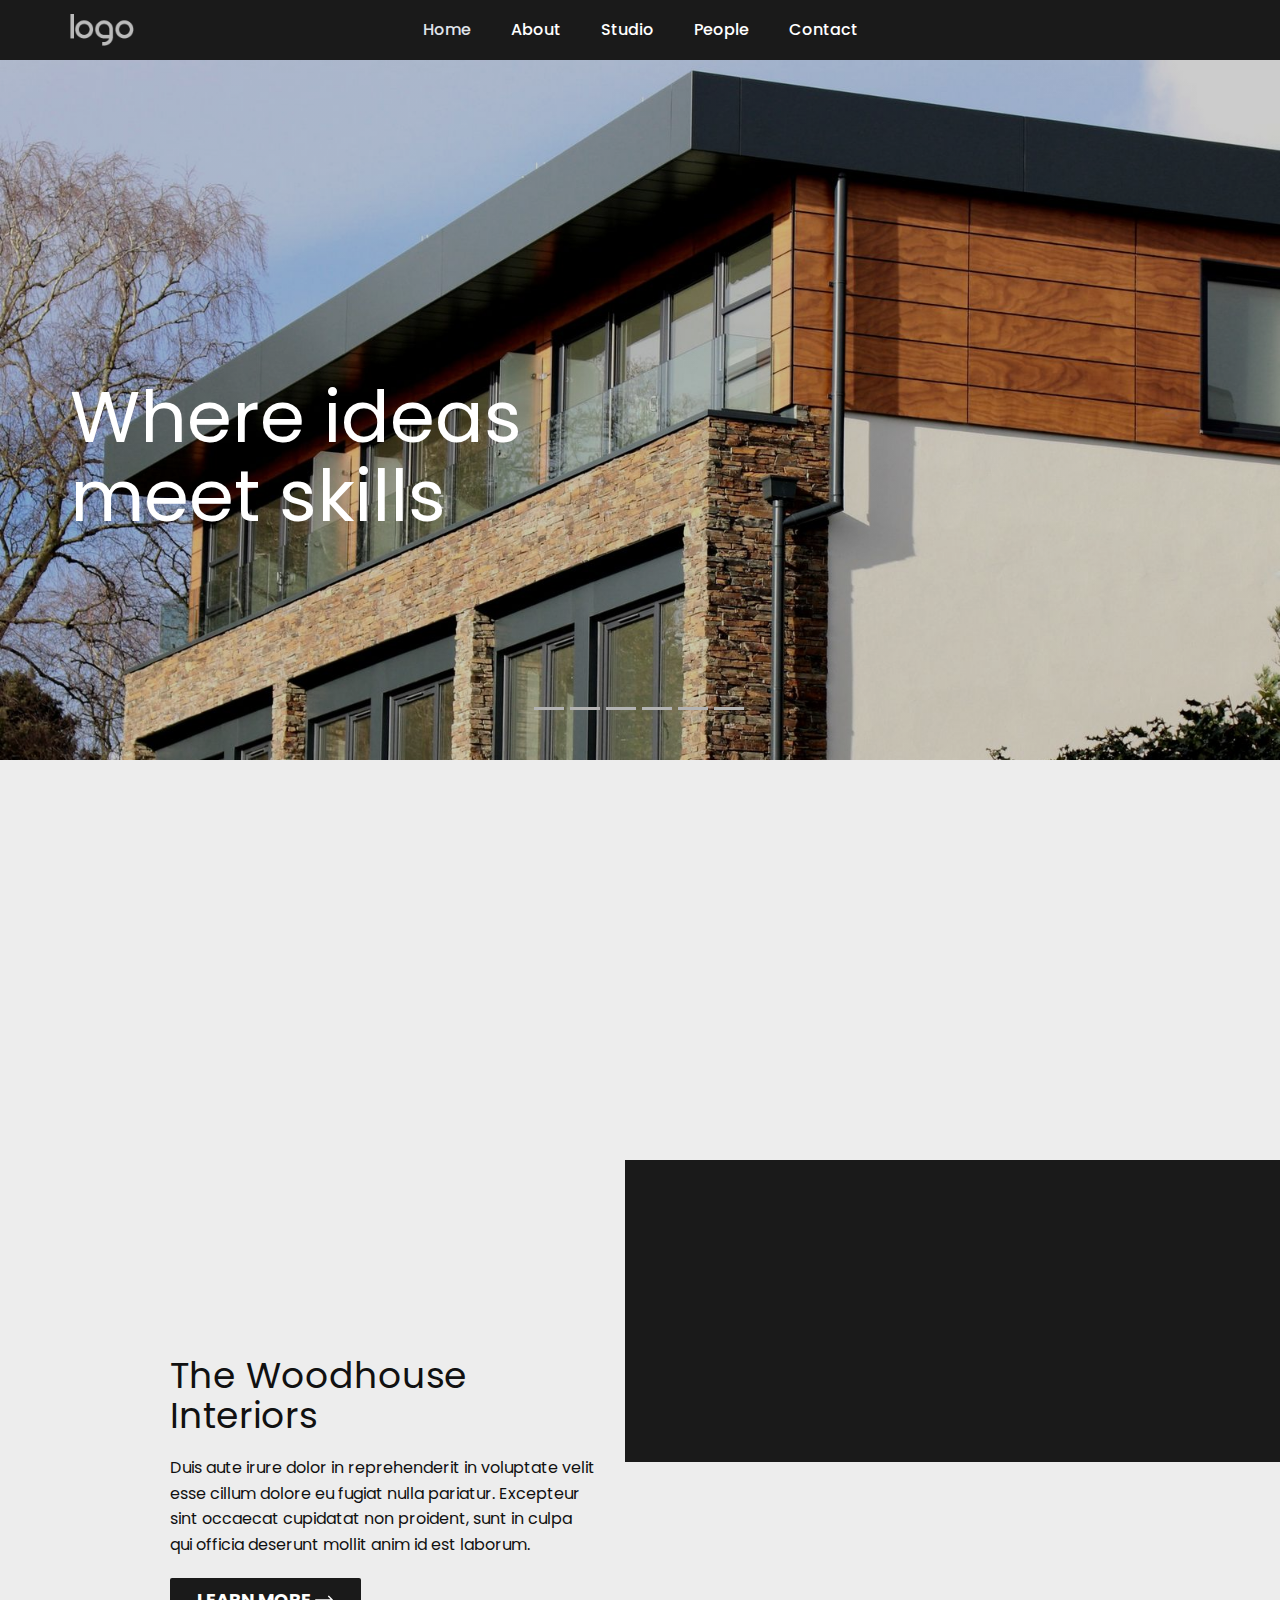
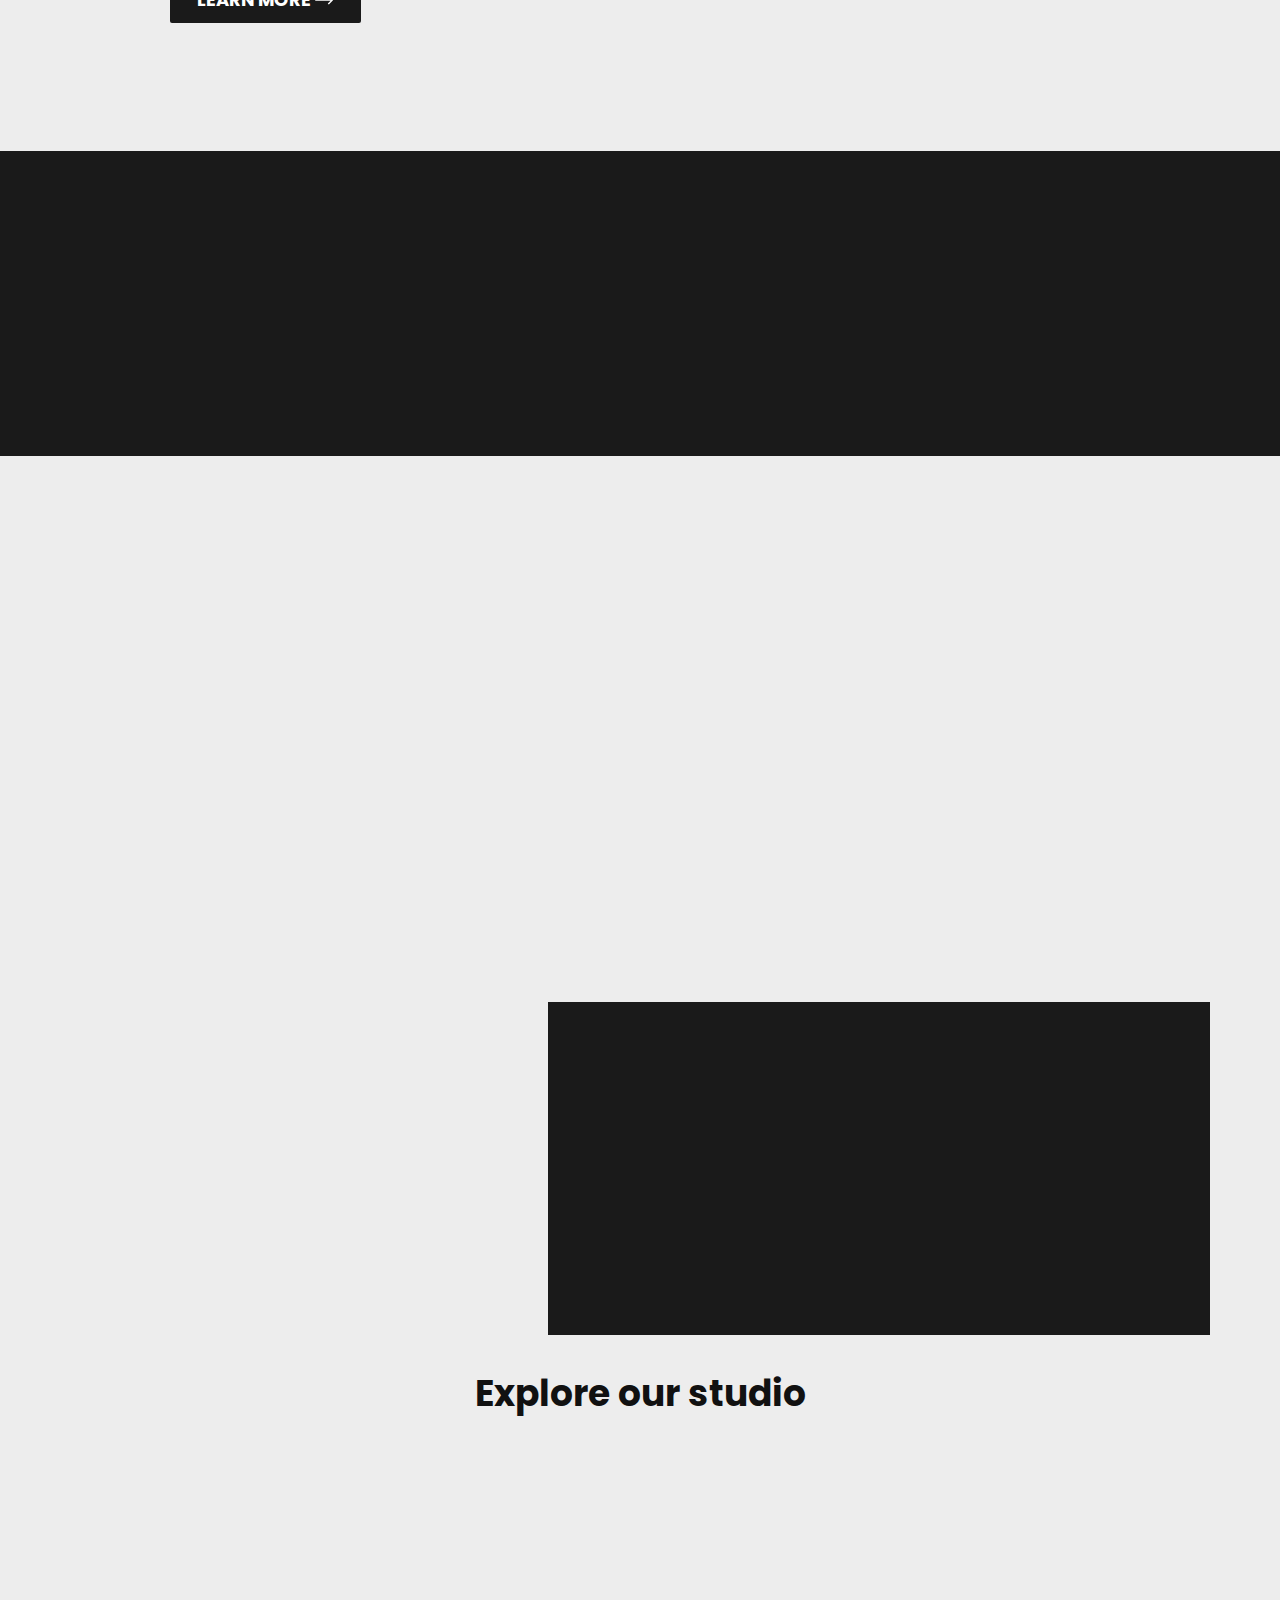
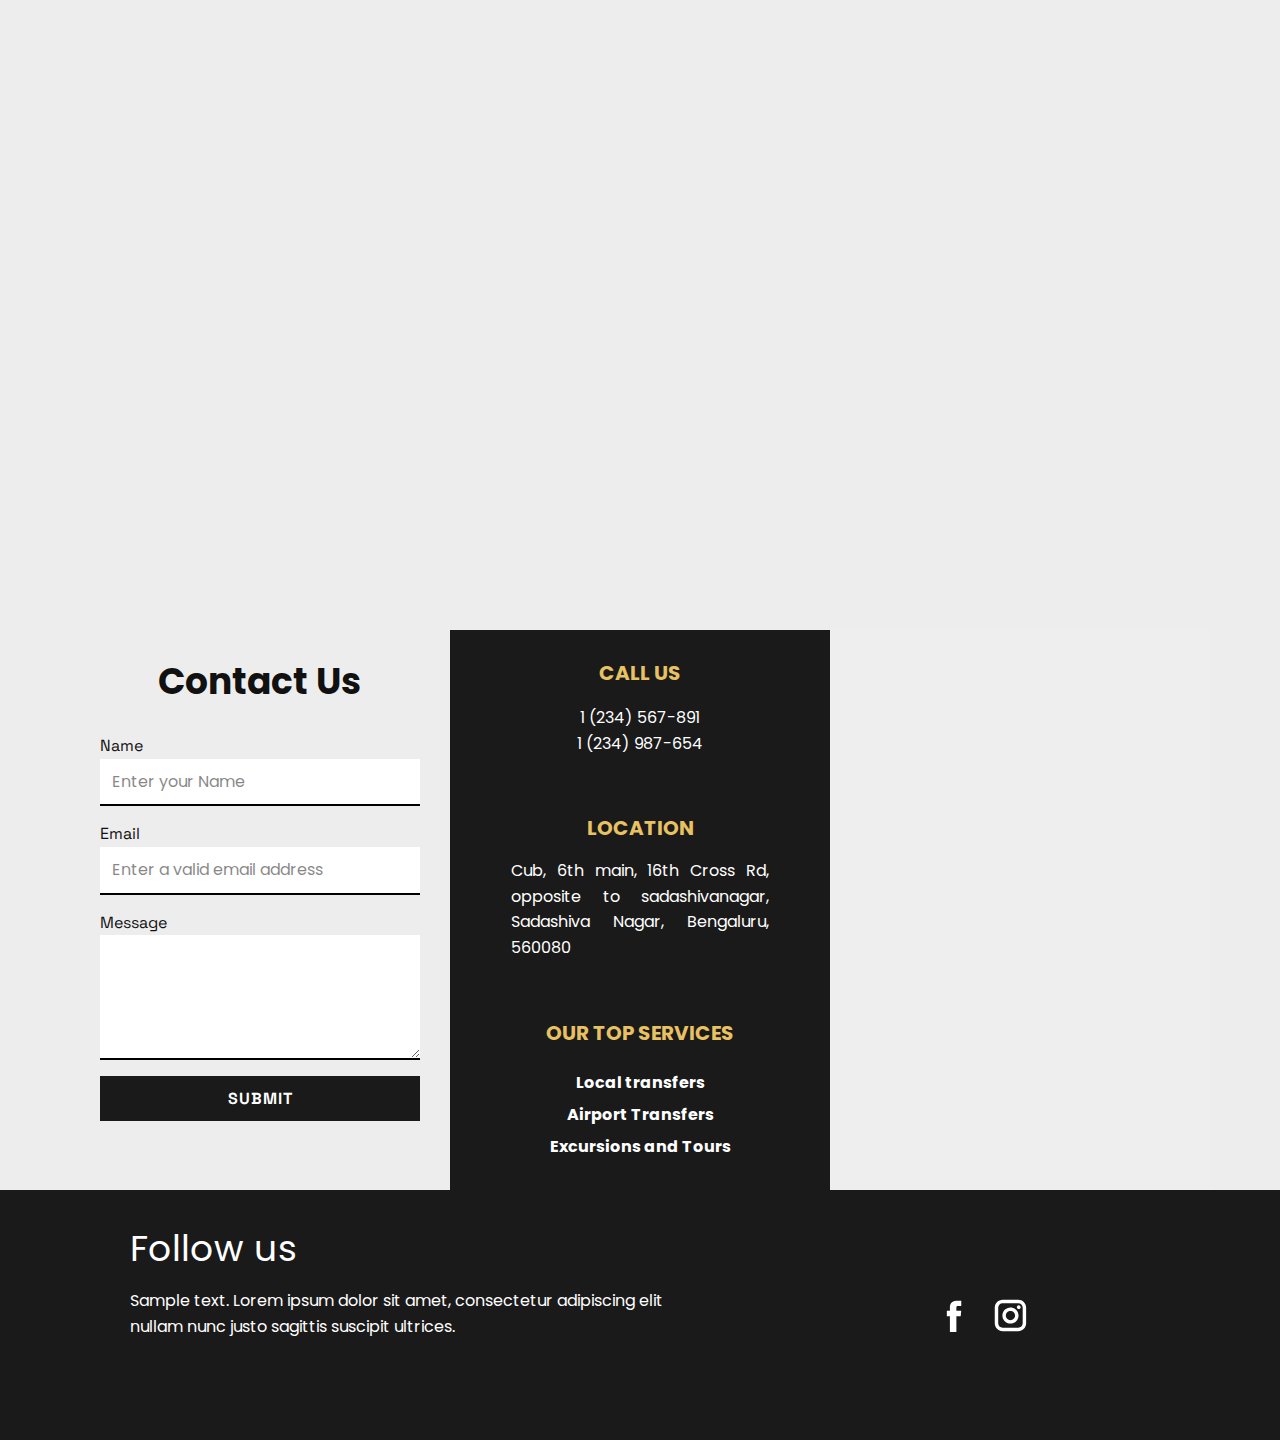
<file: index.html>
<!DOCTYPE html>
<html style="font-size: 16px;">
  <head>
    <meta name="viewport" content="width=device-width, initial-scale=1.0">
    <meta charset="utf-8">
    <meta name="keywords" content="Where ideasmeet skills, Designs thatInspire, Designs thatInspire, Designs thatInspire, Designs thatInspire, ​The Woodhouse Interiors, 72, 10, 25, Designs Esse, Follow us">
    <meta name="description" content="">
    <meta name="page_type" content="np-template-header-footer-from-plugin">
    <title>index</title>
    <link rel="stylesheet" href="mydesigns.css" media="screen">
<link rel="stylesheet" href="index.css" media="screen">
    <script class="u-script" type="text/javascript" src="jquery.js" defer=""></script>
    <script class="u-script" type="text/javascript" src="mydesigns.js" defer=""></script>
    <meta name="generator" content="mydesigns 4.2.6, mydesigns.com">
    <link id="u-theme-google-font" rel="stylesheet" href="https://fonts.googleapis.com/css?family=Roboto:100,100i,300,300i,400,400i,500,500i,700,700i,900,900i|Open+Sans:300,300i,400,400i,600,600i,700,700i,800,800i">
    <link id="u-page-google-font" rel="stylesheet" href="https://fonts.googleapis.com/css?family=Poppins:100,100i,200,200i,300,300i,400,400i,500,500i,600,600i,700,700i,800,800i,900,900i|Space+Grotesk:300,400,500,600,700">
    
    
    
    
    
    
    
    <script type="application/ld+json">{
		"@context": "http://schema.org",
		"@type": "Organization",
		"name": "",
		"logo": "images/default-logo.png",
		"sameAs": [
				"https://facebook.com/name",
				"https://www.instagram.com/ark.designers/",
				"https://facebook.com/name",
				"https://www.instagram.com/ark.designers/"
		]
}</script>
    <meta name="theme-color" content="#478ac9">
    <meta property="og:title" content="index">
    <meta property="og:type" content="website">
  </head>
  <body data-home-page="index.html" data-home-page-title="index" class="u-body"><header class="u-clearfix u-custom-color-1 u-header u-sticky u-sticky-498a u-header" id="sec-34e9"><div class="u-clearfix u-sheet u-sheet-1">
        <nav class="u-align-center u-menu u-menu-dropdown u-offcanvas u-menu-1">
          <div class="menu-collapse u-custom-font" style="font-size: 1rem; letter-spacing: 0px; font-family: Poppins; font-weight: 500;">
            <a class="u-button-style u-custom-left-right-menu-spacing u-custom-padding-bottom u-custom-text-active-color u-custom-text-color u-custom-text-hover-color u-custom-top-bottom-menu-spacing u-nav-link u-text-active-palette-1-base u-text-hover-palette-2-base u-white" href="#" style="background-image: none;">
              <svg viewBox="0 0 24 24"><use xmlns:xlink="http://www.w3.org/1999/xlink" xlink:href="#menu-hamburger"></use></svg>
              <svg version="1.1" xmlns="http://www.w3.org/2000/svg" xmlns:xlink="http://www.w3.org/1999/xlink"><defs><symbol id="menu-hamburger" viewBox="0 0 16 16" style="width: 16px; height: 16px;"><rect y="1" width="16" height="2"></rect><rect y="7" width="16" height="2"></rect><rect y="13" width="16" height="2"></rect>
</symbol>
</defs></svg>
            </a>
          </div>
          <div class="u-custom-menu u-nav-container">
            <ul class="u-custom-font u-nav u-unstyled u-nav-1"><li class="u-nav-item"><a class="u-button-style u-nav-link u-text-active-palette-5-light-2 u-text-hover-palette-5-light-2" href="index.html" style="padding: 10px 20px;">Home</a>
</li><li class="u-nav-item"><a class="u-button-style u-nav-link u-text-active-palette-5-light-2 u-text-hover-palette-5-light-2" href="index.html#carousel_29ec" data-page-id="41000442" style="padding: 10px 20px;">About</a>
</li><li class="u-nav-item"><a class="u-button-style u-nav-link u-text-active-palette-5-light-2 u-text-hover-palette-5-light-2" href="index.html#carousel_9f8b" data-page-id="41000442" style="padding: 10px 20px;">Studio</a><div class="u-nav-popup"><ul class="u-h-spacing-30 u-nav u-unstyled u-v-spacing-13 u-nav-2"><li class="u-nav-item"><a class="u-button-style u-custom-color-1 u-nav-link u-text-active-palette-5-light-2 u-text-hover-palette-5-light-2" href="Studio/Interiors/Interiors.html">Interiors</a>
</li><li class="u-nav-item"><a class="u-button-style u-custom-color-1 u-nav-link u-text-active-palette-5-light-2 u-text-hover-palette-5-light-2" href="Studio/Furniture/Furniture.html">Furniture</a>
</li><li class="u-nav-item"><a class="u-button-style u-custom-color-1 u-nav-link u-text-active-palette-5-light-2 u-text-hover-palette-5-light-2" href="Studio/Architecture/Architecture.html">Architecture</a>
</li><li class="u-nav-item"><a class="u-button-style u-custom-color-1 u-nav-link u-text-active-palette-5-light-2 u-text-hover-palette-5-light-2" href="Studio/Landscape/Landscape.html">Landscape</a>
</li></ul>
</div>
</li><li class="u-nav-item"><a class="u-button-style u-nav-link u-text-active-palette-5-light-2 u-text-hover-palette-5-light-2" href="People.html" style="padding: 10px 20px;">People</a>
</li><li class="u-nav-item"><a class="u-button-style u-nav-link u-text-active-palette-5-light-2 u-text-hover-palette-5-light-2" href="index.html#carousel_9e78" data-page-id="41000442" style="padding: 10px 20px;">Contact</a>
</li></ul>
          </div>
          <div class="u-custom-menu u-nav-container-collapse">
            <div class="u-black u-container-style u-inner-container-layout u-sidenav">
              <div class="u-inner-container-layout u-sidenav-overflow">
                <div class="u-menu-close"></div>
                <ul class="u-align-center u-custom-font u-nav u-popupmenu-items u-spacing-15 u-text-active-palette-5-light-2 u-text-hover-palette-5-light-2 u-unstyled u-nav-3"><li class="u-nav-item"><a class="u-button-style u-nav-link" href="index.html" style="padding: 10px 20px;">Home</a>
</li><li class="u-nav-item"><a class="u-button-style u-nav-link" href="index.html#carousel_29ec" data-page-id="41000442" style="padding: 10px 20px;">About</a>
</li><li class="u-nav-item"><a class="u-button-style u-nav-link" href="index.html#carousel_9f8b" data-page-id="41000442" style="padding: 10px 20px;">Studio</a><div class="u-nav-popup"><ul class="u-h-spacing-30 u-nav u-unstyled u-v-spacing-13 u-nav-4"><li class="u-nav-item"><a class="u-button-style u-nav-link" href="Studio/Interiors/Interiors.html">Interiors</a>
</li><li class="u-nav-item"><a class="u-button-style u-nav-link" href="Studio/Furniture/Furniture.html">Furniture</a>
</li><li class="u-nav-item"><a class="u-button-style u-nav-link" href="Studio/Architecture/Architecture.html">Architecture</a>
</li><li class="u-nav-item"><a class="u-button-style u-nav-link" href="Studio/Landscape/Landscape.html">Landscape</a>
</li></ul>
</div>
</li><li class="u-nav-item"><a class="u-button-style u-nav-link" href="People.html" style="padding: 10px 20px;">People</a>
</li><li class="u-nav-item"><a class="u-button-style u-nav-link" href="index.html#carousel_9e78" data-page-id="41000442" style="padding: 10px 20px;">Contact</a>
</li></ul>
                <div class="u-social-icons u-spacing-10 u-social-icons-1">
                  <a class="u-social-url" title="facebook" target="_blank" href="https://facebook.com/name"><span class="u-icon u-social-facebook u-social-icon u-icon-1"><svg class="u-svg-link" preserveAspectRatio="xMidYMin slice" viewBox="0 0 112 112" style=""><use xmlns:xlink="http://www.w3.org/1999/xlink" xlink:href="#svg-1af4"></use></svg><svg class="u-svg-content" viewBox="0 0 112 112" x="0" y="0" id="svg-1af4"><path fill="currentColor" d="M75.5,28.8H65.4c-1.5,0-4,0.9-4,4.3v9.4h13.9l-1.5,15.8H61.4v45.1H42.8V58.3h-8.8V42.4h8.8V32.2
c0-7.4,3.4-18.8,18.8-18.8h13.8v15.4H75.5z"></path></svg></span>
                  </a>
                  <a class="u-social-url" title="instagram" target="_blank" href="https://www.instagram.com/ark.designers/"><span class="u-icon u-social-icon u-social-instagram u-icon-2"><svg class="u-svg-link" preserveAspectRatio="xMidYMin slice" viewBox="0 0 112 112" style=""><use xmlns:xlink="http://www.w3.org/1999/xlink" xlink:href="#svg-7653"></use></svg><svg class="u-svg-content" viewBox="0 0 112 112" x="0" y="0" id="svg-7653"><path fill="currentColor" d="M55.9,32.9c-12.8,0-23.2,10.4-23.2,23.2s10.4,23.2,23.2,23.2s23.2-10.4,23.2-23.2S68.7,32.9,55.9,32.9z
	 M55.9,69.4c-7.4,0-13.3-6-13.3-13.3c-0.1-7.4,6-13.3,13.3-13.3s13.3,6,13.3,13.3C69.3,63.5,63.3,69.4,55.9,69.4z"></path><path fill="#FFFFFF" d="M79.7,26.8c-3,0-5.4,2.5-5.4,5.4s2.5,5.4,5.4,5.4c3,0,5.4-2.5,5.4-5.4S82.7,26.8,79.7,26.8z"></path><path fill="currentColor" d="M78.2,11H33.5C21,11,10.8,21.3,10.8,33.7v44.7c0,12.6,10.2,22.8,22.7,22.8h44.7c12.6,0,22.7-10.2,22.7-22.7
	V33.7C100.8,21.1,90.6,11,78.2,11z M91,78.4c0,7.1-5.8,12.8-12.8,12.8H33.5c-7.1,0-12.8-5.8-12.8-12.8V33.7
	c0-7.1,5.8-12.8,12.8-12.8h44.7c7.1,0,12.8,5.8,12.8,12.8V78.4z"></path></svg></span>
                  </a>
                </div>
              </div>
            </div>
            <div class="u-black u-menu-overlay u-opacity u-opacity-70"></div>
          </div>
        </nav>
        <a href="index.html" data-page-id="41000442" class="u-image u-logo u-image-1" title="Logo">
          <img src="images/default-logo.png" class="u-logo-image u-logo-image-1">
        </a>
      </div></header>
    <section class="u-carousel u-slide u-block-f025-1" id="carousel_cb4f" data-interval="5000" data-u-ride="carousel">
      <ol class="u-carousel-indicators u-hidden-md u-hidden-sm u-hidden-xs u-block-f025-5">
        <li data-u-target="#carousel_cb4f" class="u-active u-grey-30" data-u-slide-to="0"></li>
        <li data-u-target="#carousel_cb4f" class="u-grey-30" data-u-slide-to="1"></li>
        <li data-u-target="#carousel_cb4f" class="u-grey-30" data-u-slide-to="2"></li>
        <li data-u-target="#carousel_cb4f" class="u-grey-30" data-u-slide-to="3"></li>
        <li data-u-target="#carousel_cb4f" class="u-grey-30" data-u-slide-to="4"></li>
        <li data-u-target="#carousel_cb4f" class="u-grey-30" data-u-slide-to="5"></li>
      </ol>
      <div class="u-carousel-inner" role="listbox">
        <div class="u-active u-align-left u-carousel-item u-clearfix u-image u-shading u-section-1-1" src="" data-image-width="1920" data-image-height="1275">
          <div class="u-clearfix u-sheet u-sheet-1">
            <h1 class="u-custom-font u-text u-text-default u-title u-text-1">Where i​deas<br>meet skills
            </h1>
          </div>
        </div>
        <div class="u-align-left u-carousel-item u-clearfix u-image u-shading u-section-1-2" src="" data-image-width="2284" data-image-height="1713">
          <div class="u-clearfix u-sheet u-sheet-1">
            <h1 class="u-custom-font u-text u-text-default u-title u-text-1">Designs that<br>Inspire
            </h1>
          </div>
        </div>
        <div class="u-align-left u-carousel-item u-clearfix u-image u-shading u-section-1-3" src="" data-image-width="1920" data-image-height="1281">
          <div class="u-clearfix u-sheet u-sheet-1">
            <h1 class="u-custom-font u-text u-text-default u-title u-text-1">Designs that<br>Inspire
            </h1>
          </div>
        </div>
        <div class="u-align-left u-carousel-item u-clearfix u-image u-shading u-section-1-4" src="" data-image-width="1344" data-image-height="896">
          <div class="u-clearfix u-sheet u-sheet-1">
            <h1 class="u-custom-font u-text u-text-default u-title u-text-1">Designs that<br>Inspire
            </h1>
          </div>
        </div>
        <div class="u-align-left u-carousel-item u-clearfix u-image u-shading u-section-1-5" src="" data-image-width="1600" data-image-height="1068">
          <div class="u-clearfix u-sheet u-sheet-1">
            <h1 class="u-custom-font u-text u-text-default u-title u-text-1">Designs that<br>Inspire
            </h1>
          </div>
        </div>
      </div>
      <a class="u-absolute-vcenter u-carousel-control u-carousel-control-prev u-hidden u-text-grey-30 u-block-f025-3" href="#carousel_cb4f" role="button" data-u-slide="prev">
        <span aria-hidden="true">
          <svg viewBox="0 0 477.175 477.175"><path d="M145.188,238.575l215.5-215.5c5.3-5.3,5.3-13.8,0-19.1s-13.8-5.3-19.1,0l-225.1,225.1c-5.3,5.3-5.3,13.8,0,19.1l225.1,225
                    c2.6,2.6,6.1,4,9.5,4s6.9-1.3,9.5-4c5.3-5.3,5.3-13.8,0-19.1L145.188,238.575z"></path></svg>
        </span>
        <span class="sr-only">Previous</span>
      </a>
      <a class="u-absolute-vcenter u-carousel-control u-carousel-control-next u-hidden u-text-grey-30 u-block-f025-4" href="#carousel_cb4f" role="button" data-u-slide="next">
        <span aria-hidden="true">
          <svg viewBox="0 0 477.175 477.175"><path d="M360.731,229.075l-225.1-225.1c-5.3-5.3-13.8-5.3-19.1,0s-5.3,13.8,0,19.1l215.5,215.5l-215.5,215.5
                    c-5.3,5.3-5.3,13.8,0,19.1c2.6,2.6,6.1,4,9.5,4c3.4,0,6.9-1.3,9.5-4l225.1-225.1C365.931,242.875,365.931,234.275,360.731,229.075z"></path></svg>
        </span>
        <span class="sr-only">Next</span>
      </a>
    </section>
    <section class="u-clearfix u-custom-color-2 u-section-2" id="carousel_29ec">
      <div class="u-custom-color-1 u-shape u-shape-rectangle u-shape-1"></div>
      <div class="u-clearfix u-gutter-30 u-layout-wrap u-layout-wrap-1">
        <div class="u-layout">
          <div class="u-layout-row">
            <div class="u-size-30">
              <div class="u-layout-col">
                <div class="u-align-left u-container-style u-custom-color-2 u-layout-cell u-left-cell u-size-60 u-layout-cell-1">
                  <div class="u-container-layout u-container-layout-1">
                    <img class="u-expanded-width u-image u-image-1" src="images/AboutUs_Img1.jpg" data-image-width="1080" data-image-height="1350" data-animation-name="fadeIn" data-animation-duration="1000" data-animation-direction="Left" data-animation-delay="0">
                    <h2 class="u-custom-font u-text u-text-1"> The Woodhouse Interiors</h2>
                    <p class="u-custom-font u-text u-text-2"> Duis aute irure dolor in reprehenderit in voluptate velit esse cillum dolore eu fugiat nulla pariatur. Excepteur sint occaecat cupidatat non proident, sunt in culpa qui officia deserunt mollit anim id est laborum. </p>
                    <a href="Studio/Interiors/Interiors.html" data-page-id="28609972" class="u-border-none u-btn u-btn-round u-button-style u-custom-color-1 u-custom-font u-radius-2 u-text-hover-custom-color-2 u-btn-1">Learn more&nbsp;<span class="u-icon"><svg xmlns="http://www.w3.org/2000/svg" xmlns:xlink="http://www.w3.org/1999/xlink" version="1.1" xml:space="preserve" class="u-svg-content" viewBox="0 0 512 512" x="0px" y="0px" style="width: 1em; height: 1em;"><path d="M506.134,241.843c-0.006-0.006-0.011-0.013-0.018-0.019l-104.504-104c-7.829-7.791-20.492-7.762-28.285,0.068 c-7.792,7.829-7.762,20.492,0.067,28.284L443.558,236H20c-11.046,0-20,8.954-20,20c0,11.046,8.954,20,20,20h423.557 l-70.162,69.824c-7.829,7.792-7.859,20.455-0.067,28.284c7.793,7.831,20.457,7.858,28.285,0.068l104.504-104 c0.006-.006,0.011-.013,0.018-.019C513.968,262.339,513.943,249.635,506.134,241.843z"></path></svg><img></span>
                    </a>
                  </div>
                </div>
              </div>
            </div>
            <div class="u-size-30">
              <div class="u-layout-col">
                <div class="u-size-30">
                  <div class="u-layout-row">
                    <div class="u-align-left u-container-style u-layout-cell u-size-30 u-layout-cell-2" src="">
                      <div class="u-container-layout u-valign-bottom-lg u-valign-bottom-md u-valign-bottom-xl">
                        <img class="u-expanded-width u-image u-image-2" src="images/fdf.jpg" data-image-width="700" data-image-height="762" data-animation-name="fadeIn" data-animation-duration="1000" data-animation-direction="">
                      </div>
                    </div>
                    <div class="u-align-left u-container-style u-layout-cell u-right-cell u-size-30 u-layout-cell-3">
                      <div class="u-container-layout u-valign-bottom-lg u-valign-bottom-md u-valign-bottom-xl">
                        <img class="u-expanded-width u-image u-image-3" src="images/green-sofa-modern-apartment-interior-with-empty-wall-wooden-table-3d-rendering_41470-3760.jpg" data-image-width="626" data-image-height="469" data-animation-name="fadeIn" data-animation-duration="1000" data-animation-direction="Right">
                      </div>
                    </div>
                  </div>
                </div>
                <div class="u-size-30">
                  <div class="u-layout-col">
                    <div class="u-align-left u-container-style u-layout-cell u-right-cell u-size-60 u-layout-cell-4" src="">
                      <div class="u-container-layout" src="">
                        <img class="u-image u-image-4" src="images/106376c6-1311-6df2-8bee-d73628440ad6.jpg" data-image-width="800" data-image-height="800" data-animation-name="fadeIn" data-animation-duration="1000" data-animation-direction="Right">
                      </div>
                    </div>
                  </div>
                </div>
              </div>
            </div>
          </div>
        </div>
      </div>
    </section>
    <section class="u-clearfix u-custom-color-1 u-section-3" id="sec-d20c">
      <div class="u-align-left u-clearfix u-sheet u-sheet-1"></div>
    </section>
    <section class="u-align-center-lg u-align-center-md u-align-center-sm u-align-center-xs u-clearfix u-custom-color-2 u-section-4" id="carousel_3e12">
      <div class="u-clearfix u-sheet u-sheet-1">
        <div class="u-custom-color-1 u-expanded-width-sm u-expanded-width-xs u-shape u-shape-rectangle u-shape-1"></div>
        <img class="u-expanded-width-md u-expanded-width-sm u-expanded-width-xs u-image u-image-1" src="images/hero_img2.jpg" data-image-width="1600" data-image-height="1200" data-animation-name="fadeIn" data-animation-duration="1000" data-animation-direction="Left">
        <div class="u-align-left u-container-style u-custom-color-2 u-group u-group-1" data-animation-name="fadeIn" data-animation-duration="1000" data-animation-direction="Right">
          <div class="u-container-layout u-container-layout-1">
            <h1 class="u-custom-font u-text u-text-1">Designs that inspire</h1>
            <p class="u-custom-font u-text u-text-2">Elit ut aliquam purus sit amet luctus venenatis. Ridiculus mus mauris vitae ultricies leo integer malesuada. Massa enim nec dui nunc mattis enim. Sagittis vitae et leo duis ut</p>
            <a href="Studio/Interiors/Interiors.html" data-page-id="28609972" class="u-border-none u-btn u-btn-round u-button-style u-custom-color-1 u-custom-font u-radius-2 u-text-hover-custom-color-2 u-btn-1">Learn more&nbsp;<span class="u-icon"><svg xmlns="http://www.w3.org/2000/svg" xmlns:xlink="http://www.w3.org/1999/xlink" version="1.1" xml:space="preserve" class="u-svg-content" viewBox="0 0 512 512" x="0px" y="0px" style="width: 1em; height: 1em;"><path d="M506.134,241.843c-0.006-0.006-0.011-0.013-0.018-0.019l-104.504-104c-7.829-7.791-20.492-7.762-28.285,0.068 c-7.792,7.829-7.762,20.492,0.067,28.284L443.558,236H20c-11.046,0-20,8.954-20,20c0,11.046,8.954,20,20,20h423.557 l-70.162,69.824c-7.829,7.792-7.859,20.455-0.067,28.284c7.793,7.831,20.457,7.858,28.285,0.068l104.504-104 c0.006-.006,0.011-.013,0.018-.019C513.968,262.339,513.943,249.635,506.134,241.843z"></path></svg><img></span>
            </a>
          </div>
        </div>
      </div>
    </section>
    <section class="u-align-center u-clearfix u-custom-color-2 u-section-5" id="carousel_9f8b">
      <div class="u-clearfix u-sheet u-sheet-1">
        <h3 class="u-align-center u-custom-font u-text u-text-default u-text-1">Explore our studio</h3>
        <div class="u-align-center u-expanded-width-md u-expanded-width-sm u-expanded-width-xs u-list u-list-1">
          <div class="u-repeater u-repeater-1">
            <div class="u-align-center u-container-style u-custom-item u-effect-hover-zoom u-image-round u-list-item u-radius-25 u-repeater-item u-shading u-list-item-1" data-image-width="1200" data-image-height="675" data-animation-name="fadeIn" data-animation-duration="1000" data-animation-direction="Left" data-href="Studio/Interiors/Interiors.html" data-page-id="28609972">
              <div class="u-background-effect u-expanded">
                <div class="u-background-effect-image u-expanded u-image u-shading u-image-1" data-image-width="564" data-image-height="671"></div>
              </div>
              <div class="u-container-layout u-similar-container u-valign-middle u-container-layout-1">
                <h4 class="u-align-center u-custom-font u-text u-text-body-alt-color u-text-2">Interiors</h4>
              </div>
            </div>
            <div class="u-align-center u-container-style u-custom-item u-effect-hover-zoom u-image-round u-list-item u-radius-10 u-repeater-item u-shading u-list-item-2" data-image-width="1200" data-image-height="675" data-animation-name="fadeIn" data-animation-duration="1000" data-animation-direction="Right" data-href="Studio/Furniture/Furniture.html" data-page-id="147559638">
              <div class="u-background-effect u-expanded">
                <div class="u-background-effect-image u-expanded u-image u-shading u-image-2" data-image-width="512" data-image-height="768"></div>
              </div>
              <div class="u-container-layout u-similar-container u-valign-middle u-container-layout-2">
                <h4 class="u-align-center u-custom-font u-text u-text-body-alt-color u-text-3">Furniture</h4>
              </div>
            </div>
            <div class="u-align-center u-container-style u-custom-item u-effect-hover-zoom u-image-round u-list-item u-radius-10 u-repeater-item u-shading u-list-item-3" data-image-width="1200" data-image-height="675" data-animation-name="fadeIn" data-animation-duration="1000" data-animation-direction="Left" data-animation-delay="0" data-href="Studio/Architecture/Architecture.html" data-page-id="52814752">
              <div class="u-background-effect u-expanded">
                <div class="u-background-effect-image u-expanded u-image u-shading u-image-3" data-image-width="432" data-image-height="500"></div>
              </div>
              <div class="u-container-layout u-similar-container u-valign-middle u-container-layout-3">
                <h4 class="u-align-center u-custom-font u-text u-text-body-alt-color u-text-4">Architecture</h4>
              </div>
            </div>
            <div class="u-align-center u-container-style u-custom-item u-effect-hover-zoom u-image-round u-list-item u-radius-10 u-repeater-item u-shading u-list-item-4" data-image-width="1200" data-image-height="675" data-animation-name="fadeIn" data-animation-duration="1000" data-animation-direction="Right" data-href="Studio/Landscape/Landscape.html" data-page-id="748925443">
              <div class="u-background-effect u-expanded">
                <div class="u-background-effect-image u-expanded u-image u-shading u-image-4" data-image-width="564" data-image-height="846"></div>
              </div>
              <div class="u-container-layout u-similar-container u-valign-middle u-container-layout-4">
                <h4 class="u-align-center u-custom-font u-text u-text-body-alt-color u-text-5">Landscape</h4>
              </div>
            </div>
          </div>
        </div>
      </div>
    </section>
    <section class="u-align-center u-clearfix u-custom-color-2 u-section-6" id="carousel_9e78">
      <div class="u-clearfix u-sheet u-sheet-1">
        <div class="u-clearfix u-expanded-width u-gutter-0 u-layout-wrap u-layout-wrap-1">
          <div class="u-gutter-0 u-layout">
            <div class="u-layout-row">
              <div class="u-align-center u-container-style u-layout-cell u-size-20 u-layout-cell-1">
                <div class="u-container-layout u-valign-top u-container-layout-1">
                  <h6 class="u-custom-font u-text u-text-default u-text-1">Contact Us</h6>
                  <div class="u-expanded-width u-form u-form-1">
                    <form action="#" method="POST" class="u-clearfix u-form-spacing-15 u-form-vertical u-inner-form" style="padding: 0;" source="custom" name="form">
                      <div class="u-form-group u-form-name">
                        <label for="name-daf4" class="u-custom-font u-label u-label-1">Name</label>
                        <input type="text" placeholder="Enter your Name" id="name-daf4" name="name" class="u-border-2 u-border-black u-border-no-left u-border-no-right u-border-no-top u-custom-font u-input u-input-rectangle u-white u-input-1" required="">
                      </div>
                      <div class="u-form-email u-form-group">
                        <label for="email-daf4" class="u-custom-font u-label u-label-2">Email</label>
                        <input type="email" placeholder="Enter a valid email address" id="email-daf4" name="email" class="u-border-2 u-border-black u-border-no-left u-border-no-right u-border-no-top u-custom-font u-input u-input-rectangle u-white u-input-2" required="">
                      </div>
                      <div class="u-form-group u-form-message">
                        <label for="message-daf4" class="u-custom-font u-label u-label-3">Message</label>
                        <textarea placeholder="" rows="4" cols="50" id="message-daf4" name="message" class="u-border-2 u-border-black u-border-no-left u-border-no-right u-border-no-top u-custom-font u-input u-input-rectangle u-white u-input-3" required=""></textarea>
                      </div>
                      <div class="u-align-left u-form-group u-form-submit">
                        <a href="#" class="u-active-custom-color-3 u-border-none u-btn u-btn-submit u-button-style u-custom-color-1 u-custom-font u-hover-custom-color-3 u-btn-1">Submit</a>
                        <input type="submit" value="submit" class="u-form-control-hidden">
                      </div>
                      <div class="u-form-send-message u-form-send-success"> Thank you! Your message has been sent. </div>
                      <div class="u-form-send-error u-form-send-message"> Unable to send your message. Please fix errors then try again. </div>
                      <input type="hidden" value="" name="recaptchaResponse">
                    </form>
                  </div>
                </div>
              </div>
              <div class="u-container-style u-custom-color-1 u-layout-cell u-size-20 u-layout-cell-2">
                <div class="u-container-layout u-valign-middle u-container-layout-2">
                  <h6 class="u-align-center u-custom-font u-text u-text-custom-color-3 u-text-default u-text-2">call us</h6>
                  <p class="u-align-center u-custom-font u-text u-text-3">1 (234) 567-891<br>1 (234) 987-654
                  </p>
                  <h6 class="u-align-center u-custom-font u-text u-text-custom-color-3 u-text-default u-text-4">location</h6>
                  <p class="u-align-justify u-custom-font u-text u-text-5"> Cub, 6th main, 16th Cross Rd, opposite to sadashivanagar, Sadashiva Nagar, Bengaluru, 560080</p>
                  <h6 class="u-align-center u-custom-font u-text u-text-custom-color-3 u-text-default u-text-6">Our top services</h6>
                  <p class="u-align-center u-custom-font u-text u-text-7">Local transfers <br>Airport Transfers <br>Excursions and Tours
                  </p>
                </div>
              </div>
              <div class="u-container-style u-layout-cell u-size-20 u-layout-cell-3">
                <div class="u-container-layout u-container-layout-3">
                  <div class="u-expanded u-grey-light-2 u-map">
                    <div class="embed-responsive">
                      <iframe class="embed-responsive-item" src="https://www.google.com/maps/embed?pb=!1m14!1m8!1m3!1d15549.767819951225!2d77.5816373!3d13.007504!3m2!1i1024!2i768!4f13.1!3m3!1m2!1s0x0%3A0xdda09dfadadab377!2sARK%20designs!5e0!3m2!1sen!2sin!4v1640344702582!5m2!1sen!2sin" data-map="[base64]"></iframe>
                    </div>
                  </div>
                </div>
              </div>
            </div>
          </div>
        </div>
      </div>
    </section>
    
    
    <footer class="u-align-center u-clearfix u-custom-color-1 u-footer u-footer" id="sec-9e8f"><div class="u-align-left u-clearfix u-sheet u-sheet-1">
        <div class="u-clearfix u-expanded-width u-layout-wrap u-layout-wrap-1">
          <div class="u-layout">
            <div class="u-layout-row">
              <div class="u-align-left u-container-style u-layout-cell u-left-cell u-size-32-md u-size-32-sm u-size-32-xs u-size-36-lg u-size-36-xl u-layout-cell-1">
                <div class="u-container-layout u-container-layout-1">
                  <h2 class="u-custom-font u-text u-text-default u-text-1">Follow us</h2>
                  <p class="u-custom-font u-text u-text-2">Sample text. Lorem ipsum dolor sit amet, consectetur adipiscing elit nullam nunc justo sagittis suscipit ultrices.</p>
                </div>
              </div>
              <div class="u-align-left-sm u-align-left-xs u-align-right-lg u-align-right-md u-align-right-xl u-container-style u-layout-cell u-right-cell u-size-24-lg u-size-24-xl u-size-28-md u-size-28-sm u-size-28-xs u-layout-cell-2">
                <div class="u-container-layout u-valign-middle-xl u-container-layout-2">
                  <div class="u-align-center-lg u-align-center-md u-align-center-sm u-align-center-xs u-social-icons u-spacing-17 u-social-icons-1">
                    <a class="u-social-url" title="facebook" target="_blank" href="https://facebook.com/name"><span class="u-icon u-social-facebook u-social-icon u-text-white"><svg class="u-svg-link" preserveAspectRatio="xMidYMin slice" viewBox="0 0 112 112" style=""><use xmlns:xlink="http://www.w3.org/1999/xlink" xlink:href="#svg-2e4f"></use></svg><svg class="u-svg-content" viewBox="0 0 112 112" x="0" y="0" id="svg-2e4f"><path fill="currentColor" d="M75.5,28.8H65.4c-1.5,0-4,0.9-4,4.3v9.4h13.9l-1.5,15.8H61.4v45.1H42.8V58.3h-8.8V42.4h8.8V32.2
c0-7.4,3.4-18.8,18.8-18.8h13.8v15.4H75.5z"></path></svg></span>
                    </a>
                    <a class="u-social-url" title="instagram" target="_blank" href="https://www.instagram.com/ark.designers/"><span class="u-icon u-social-icon u-social-instagram u-text-white"><svg class="u-svg-link" preserveAspectRatio="xMidYMin slice" viewBox="0 0 112 112" style=""><use xmlns:xlink="http://www.w3.org/1999/xlink" xlink:href="#svg-9d85"></use></svg><svg class="u-svg-content" viewBox="0 0 112 112" x="0" y="0" id="svg-9d85"><path fill="currentColor" d="M55.9,32.9c-12.8,0-23.2,10.4-23.2,23.2s10.4,23.2,23.2,23.2s23.2-10.4,23.2-23.2S68.7,32.9,55.9,32.9z
	 M55.9,69.4c-7.4,0-13.3-6-13.3-13.3c-0.1-7.4,6-13.3,13.3-13.3s13.3,6,13.3,13.3C69.3,63.5,63.3,69.4,55.9,69.4z"></path><path fill="#FFFFFF" d="M79.7,26.8c-3,0-5.4,2.5-5.4,5.4s2.5,5.4,5.4,5.4c3,0,5.4-2.5,5.4-5.4S82.7,26.8,79.7,26.8z"></path><path fill="currentColor" d="M78.2,11H33.5C21,11,10.8,21.3,10.8,33.7v44.7c0,12.6,10.2,22.8,22.7,22.8h44.7c12.6,0,22.7-10.2,22.7-22.7
	V33.7C100.8,21.1,90.6,11,78.2,11z M91,78.4c0,7.1-5.8,12.8-12.8,12.8H33.5c-7.1,0-12.8-5.8-12.8-12.8V33.7
	c0-7.1,5.8-12.8,12.8-12.8h44.7c7.1,0,12.8,5.8,12.8,12.8V78.4z"></path></svg></span>
                    </a>
                  </div>
                </div>
              </div>
            </div>
          </div>
        </div>
      </div></footer>
   <span style="height: 64px; width: 64px; margin-left: 0px; margin-right: auto; margin-top: 0px; right: 20px; bottom: 20px; background-image: none;" class="u-back-to-top u-border-2 u-border-custom-color-2 u-custom-color-3 u-icon u-icon-circle u-opacity u-opacity-85 u-spacing-10 u-text-custom-color-2" data-href="#">
        <svg class="u-svg-link" preserveAspectRatio="xMidYMin slice" viewBox="0 0 551.13 551.13"><use xmlns:xlink="http://www.w3.org/1999/xlink" xlink:href="#svg-1d98"></use></svg>
        <svg class="u-svg-content" enable-background="new 0 0 551.13 551.13" viewBox="0 0 551.13 551.13" xmlns="http://www.w3.org/2000/svg" id="svg-1d98" data-color="rgb(71, 138, 201)"><path d="m275.565 189.451 223.897 223.897h51.668l-275.565-275.565-275.565 275.565h51.668z"></path></svg>
    </span>
  </body>
</html>
</file>
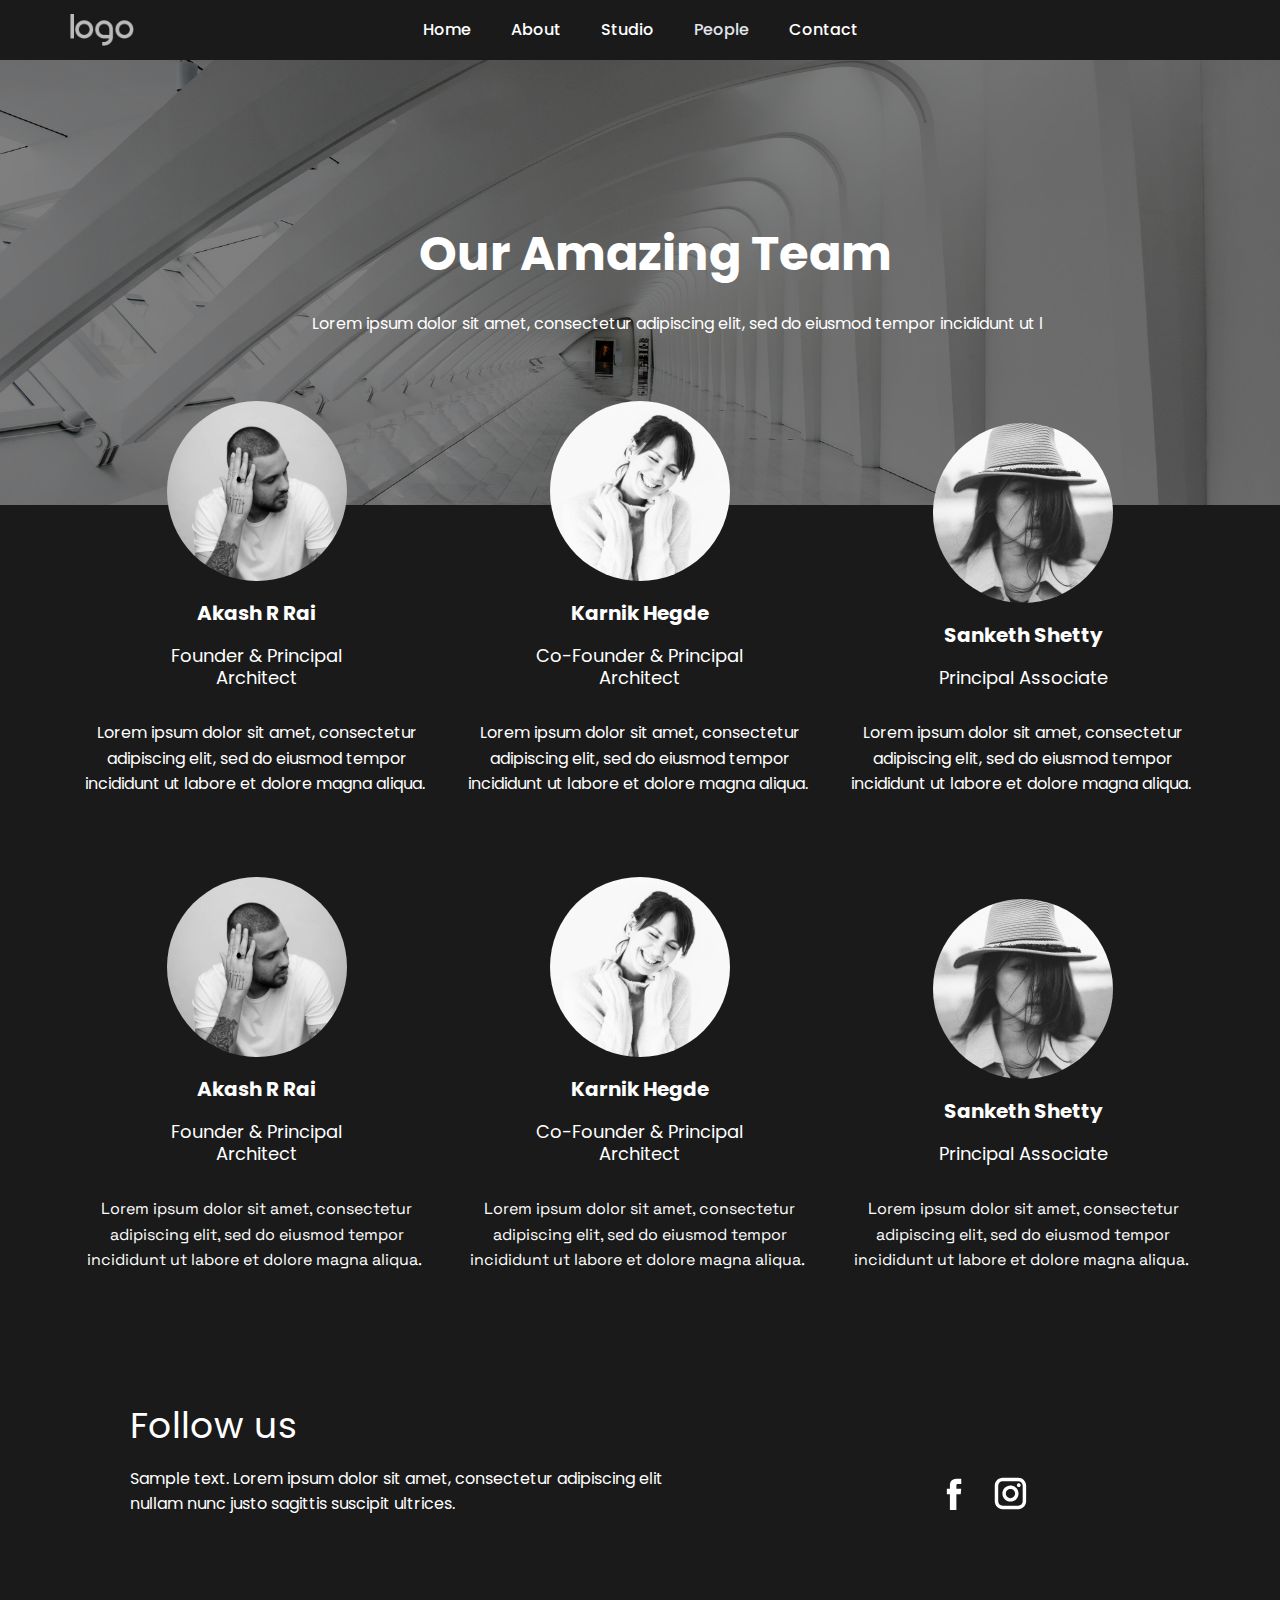
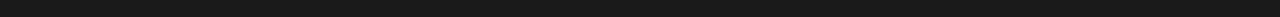
<file: People.html>
<!DOCTYPE html>
<html style="font-size: 16px;">
  <head>
    <meta name="viewport" content="width=device-width, initial-scale=1.0">
    <meta charset="utf-8">
    <meta name="keywords" content="​Our Amazing Team, Follow us">
    <meta name="description" content="">
    <meta name="page_type" content="np-template-header-footer-from-plugin">
    <title>People</title>
    <link rel="stylesheet" href="mydesigns.css" media="screen">
<link rel="stylesheet" href="People.css" media="screen">
    <script class="u-script" type="text/javascript" src="jquery.js" defer=""></script>
    <script class="u-script" type="text/javascript" src="mydesigns.js" defer=""></script>
    <meta name="generator" content="mydesigns 4.2.6, mydesigns.com">
    <link id="u-theme-google-font" rel="stylesheet" href="https://fonts.googleapis.com/css?family=Roboto:100,100i,300,300i,400,400i,500,500i,700,700i,900,900i|Open+Sans:300,300i,400,400i,600,600i,700,700i,800,800i">
    <link id="u-page-google-font" rel="stylesheet" href="https://fonts.googleapis.com/css?family=Poppins:100,100i,200,200i,300,300i,400,400i,500,500i,600,600i,700,700i,800,800i,900,900i|Space+Grotesk:300,400,500,600,700">
    
    
    
    <script type="application/ld+json">{
		"@context": "http://schema.org",
		"@type": "Organization",
		"name": "",
		"logo": "images/default-logo.png",
		"sameAs": [
				"https://facebook.com/name",
				"https://www.instagram.com/ark.designers/",
				"https://facebook.com/name",
				"https://www.instagram.com/ark.designers/"
		]
}</script>
    <meta name="theme-color" content="#478ac9">
    <meta property="og:title" content="People">
    <meta property="og:type" content="website">
  </head>
  <body class="u-body"><header class="u-clearfix u-custom-color-1 u-header u-sticky u-sticky-498a u-header" id="sec-34e9"><div class="u-clearfix u-sheet u-sheet-1">
        <nav class="u-align-center u-menu u-menu-dropdown u-offcanvas u-menu-1">
          <div class="menu-collapse u-custom-font" style="font-size: 1rem; letter-spacing: 0px; font-family: Poppins; font-weight: 500;">
            <a class="u-button-style u-custom-left-right-menu-spacing u-custom-padding-bottom u-custom-text-active-color u-custom-text-color u-custom-text-hover-color u-custom-top-bottom-menu-spacing u-nav-link u-text-active-palette-1-base u-text-hover-palette-2-base u-white" href="#" style="background-image: none;">
              <svg viewBox="0 0 24 24"><use xmlns:xlink="http://www.w3.org/1999/xlink" xlink:href="#menu-hamburger"></use></svg>
              <svg version="1.1" xmlns="http://www.w3.org/2000/svg" xmlns:xlink="http://www.w3.org/1999/xlink"><defs><symbol id="menu-hamburger" viewBox="0 0 16 16" style="width: 16px; height: 16px;"><rect y="1" width="16" height="2"></rect><rect y="7" width="16" height="2"></rect><rect y="13" width="16" height="2"></rect>
</symbol>
</defs></svg>
            </a>
          </div>
          <div class="u-custom-menu u-nav-container">
            <ul class="u-custom-font u-nav u-unstyled u-nav-1"><li class="u-nav-item"><a class="u-button-style u-nav-link u-text-active-palette-5-light-2 u-text-hover-palette-5-light-2" href="index.html" style="padding: 10px 20px;">Home</a>
</li><li class="u-nav-item"><a class="u-button-style u-nav-link u-text-active-palette-5-light-2 u-text-hover-palette-5-light-2" href="index.html#carousel_29ec" data-page-id="41000442" style="padding: 10px 20px;">About</a>
</li><li class="u-nav-item"><a class="u-button-style u-nav-link u-text-active-palette-5-light-2 u-text-hover-palette-5-light-2" href="index.html#carousel_9f8b" data-page-id="41000442" style="padding: 10px 20px;">Studio</a><div class="u-nav-popup"><ul class="u-h-spacing-30 u-nav u-unstyled u-v-spacing-13 u-nav-2"><li class="u-nav-item"><a class="u-button-style u-custom-color-1 u-nav-link u-text-active-palette-5-light-2 u-text-hover-palette-5-light-2" href="Studio/Interiors/Interiors.html">Interiors</a>
</li><li class="u-nav-item"><a class="u-button-style u-custom-color-1 u-nav-link u-text-active-palette-5-light-2 u-text-hover-palette-5-light-2" href="Studio/Furniture/Furniture.html">Furniture</a>
</li><li class="u-nav-item"><a class="u-button-style u-custom-color-1 u-nav-link u-text-active-palette-5-light-2 u-text-hover-palette-5-light-2" href="Studio/Architecture/Architecture.html">Architecture</a>
</li><li class="u-nav-item"><a class="u-button-style u-custom-color-1 u-nav-link u-text-active-palette-5-light-2 u-text-hover-palette-5-light-2" href="Studio/Landscape/Landscape.html">Landscape</a>
</li></ul>
</div>
</li><li class="u-nav-item"><a class="u-button-style u-nav-link u-text-active-palette-5-light-2 u-text-hover-palette-5-light-2" href="People.html" style="padding: 10px 20px;">People</a>
</li><li class="u-nav-item"><a class="u-button-style u-nav-link u-text-active-palette-5-light-2 u-text-hover-palette-5-light-2" href="index.html#carousel_9e78" data-page-id="41000442" style="padding: 10px 20px;">Contact</a>
</li></ul>
          </div>
          <div class="u-custom-menu u-nav-container-collapse">
            <div class="u-black u-container-style u-inner-container-layout u-sidenav">
              <div class="u-inner-container-layout u-sidenav-overflow">
                <div class="u-menu-close"></div>
                <ul class="u-align-center u-custom-font u-nav u-popupmenu-items u-spacing-15 u-text-active-palette-5-light-2 u-text-hover-palette-5-light-2 u-unstyled u-nav-3"><li class="u-nav-item"><a class="u-button-style u-nav-link" href="index.html" style="padding: 10px 20px;">Home</a>
</li><li class="u-nav-item"><a class="u-button-style u-nav-link" href="index.html#carousel_29ec" data-page-id="41000442" style="padding: 10px 20px;">About</a>
</li><li class="u-nav-item"><a class="u-button-style u-nav-link" href="index.html#carousel_9f8b" data-page-id="41000442" style="padding: 10px 20px;">Studio</a><div class="u-nav-popup"><ul class="u-h-spacing-30 u-nav u-unstyled u-v-spacing-13 u-nav-4"><li class="u-nav-item"><a class="u-button-style u-nav-link" href="Studio/Interiors/Interiors.html">Interiors</a>
</li><li class="u-nav-item"><a class="u-button-style u-nav-link" href="Studio/Furniture/Furniture.html">Furniture</a>
</li><li class="u-nav-item"><a class="u-button-style u-nav-link" href="Studio/Architecture/Architecture.html">Architecture</a>
</li><li class="u-nav-item"><a class="u-button-style u-nav-link" href="Studio/Landscape/Landscape.html">Landscape</a>
</li></ul>
</div>
</li><li class="u-nav-item"><a class="u-button-style u-nav-link" href="People.html" style="padding: 10px 20px;">People</a>
</li><li class="u-nav-item"><a class="u-button-style u-nav-link" href="index.html#carousel_9e78" data-page-id="41000442" style="padding: 10px 20px;">Contact</a>
</li></ul>
                <div class="u-social-icons u-spacing-10 u-social-icons-1">
                  <a class="u-social-url" title="facebook" target="_blank" href="https://facebook.com/name"><span class="u-icon u-social-facebook u-social-icon u-icon-1"><svg class="u-svg-link" preserveAspectRatio="xMidYMin slice" viewBox="0 0 112 112" style=""><use xmlns:xlink="http://www.w3.org/1999/xlink" xlink:href="#svg-1af4"></use></svg><svg class="u-svg-content" viewBox="0 0 112 112" x="0" y="0" id="svg-1af4"><path fill="currentColor" d="M75.5,28.8H65.4c-1.5,0-4,0.9-4,4.3v9.4h13.9l-1.5,15.8H61.4v45.1H42.8V58.3h-8.8V42.4h8.8V32.2
c0-7.4,3.4-18.8,18.8-18.8h13.8v15.4H75.5z"></path></svg></span>
                  </a>
                  <a class="u-social-url" title="instagram" target="_blank" href="https://www.instagram.com/ark.designers/"><span class="u-icon u-social-icon u-social-instagram u-icon-2"><svg class="u-svg-link" preserveAspectRatio="xMidYMin slice" viewBox="0 0 112 112" style=""><use xmlns:xlink="http://www.w3.org/1999/xlink" xlink:href="#svg-7653"></use></svg><svg class="u-svg-content" viewBox="0 0 112 112" x="0" y="0" id="svg-7653"><path fill="currentColor" d="M55.9,32.9c-12.8,0-23.2,10.4-23.2,23.2s10.4,23.2,23.2,23.2s23.2-10.4,23.2-23.2S68.7,32.9,55.9,32.9z
	 M55.9,69.4c-7.4,0-13.3-6-13.3-13.3c-0.1-7.4,6-13.3,13.3-13.3s13.3,6,13.3,13.3C69.3,63.5,63.3,69.4,55.9,69.4z"></path><path fill="#FFFFFF" d="M79.7,26.8c-3,0-5.4,2.5-5.4,5.4s2.5,5.4,5.4,5.4c3,0,5.4-2.5,5.4-5.4S82.7,26.8,79.7,26.8z"></path><path fill="currentColor" d="M78.2,11H33.5C21,11,10.8,21.3,10.8,33.7v44.7c0,12.6,10.2,22.8,22.7,22.8h44.7c12.6,0,22.7-10.2,22.7-22.7
	V33.7C100.8,21.1,90.6,11,78.2,11z M91,78.4c0,7.1-5.8,12.8-12.8,12.8H33.5c-7.1,0-12.8-5.8-12.8-12.8V33.7
	c0-7.1,5.8-12.8,12.8-12.8h44.7c7.1,0,12.8,5.8,12.8,12.8V78.4z"></path></svg></span>
                  </a>
                </div>
              </div>
            </div>
            <div class="u-black u-menu-overlay u-opacity u-opacity-70"></div>
          </div>
        </nav>
        <a href="index.html" data-page-id="41000442" class="u-image u-logo u-image-1" title="Logo">
          <img src="images/default-logo.png" class="u-logo-image u-logo-image-1">
        </a>
      </div></header>
    <section class="u-align-left u-clearfix u-custom-color-1 u-section-1" id="carousel_1708">
      <div class="u-align-center u-container-style u-expanded-width u-group u-image u-shading u-image-1" data-image-width="1920" data-image-height="1281">
        <div class="u-container-layout u-valign-middle-md u-valign-middle-xl u-container-layout-1">
          <h2 class="u-custom-font u-text u-text-default u-text-1"> Our Amazing Team</h2>
          <p class="u-custom-font u-text u-text-default-lg u-text-default-md u-text-default-xl u-text-2"> Lorem ipsum dolor sit amet, consectetur adipiscing elit, sed do eiusmod tempor incididunt ut l</p>
        </div>
      </div>
      <div class="u-list u-list-1">
        <div class="u-repeater u-repeater-1">
          <div class="u-align-center u-container-style u-custom-item u-list-item u-repeater-item u-shape-rectangle">
            <div class="u-container-layout u-similar-container u-valign-bottom u-container-layout-2">
              <div alt="" class="u-image u-image-circle u-image-2" data-image-width="1000" data-image-height="1500"></div>
              <h5 class="u-custom-font u-text u-text-default u-text-3">Akash R Rai</h5>
              <h6 class="u-custom-font u-text u-text-default u-text-4">Founder &amp; Principal<br>Architect
              </h6>
              <p class="u-custom-font u-text u-text-default-lg u-text-default-md u-text-default-xl u-text-5"> Lorem ipsum dolor sit amet, consectetur adipiscing elit, sed do eiusmod tempor incididunt ut labore et dolore magna aliqua.&nbsp;</p>
            </div>
          </div>
          <div class="u-align-center u-container-style u-custom-item u-list-item u-repeater-item">
            <div class="u-container-layout u-similar-container u-valign-bottom u-container-layout-3">
              <div alt="" class="u-image u-image-circle u-image-3"></div>
              <h5 class="u-custom-font u-text u-text-default u-text-6">Karnik Hegde</h5>
              <h6 class="u-custom-font u-text u-text-default u-text-7">Co-​Founder &amp; Principal<br>Architect
              </h6>
              <p class="u-custom-font u-text u-text-default-lg u-text-default-md u-text-default-xl u-text-8"> Lorem ipsum dolor sit amet, consectetur adipiscing elit, sed do eiusmod tempor incididunt ut labore et dolore magna aliqua.&nbsp;</p>
            </div>
          </div>
          <div class="u-align-center u-container-style u-custom-item u-list-item u-repeater-item">
            <div class="u-container-layout u-similar-container u-valign-bottom u-container-layout-4">
              <div alt="" class="u-image u-image-circle u-image-4" data-image-width="720" data-image-height="1080"></div>
              <h5 class="u-custom-font u-text u-text-default u-text-9">Sanketh Shetty</h5>
              <h6 class="u-custom-font u-text u-text-default u-text-10">Principal Associate</h6>
              <p class="u-custom-font u-text u-text-default-lg u-text-default-md u-text-default-xl u-text-11"> Lorem ipsum dolor sit amet, consectetur adipiscing elit, sed do eiusmod tempor incididunt ut labore et dolore magna aliqua.&nbsp;</p>
            </div>
          </div>
        </div>
      </div>
    </section>
    <section class="u-clearfix u-custom-color-1 u-section-2" id="sec-916b">
      <div class="u-clearfix u-sheet u-valign-top u-sheet-1">
        <div class="u-expanded-width u-list u-list-1">
          <div class="u-repeater u-repeater-1">
            <div class="u-align-center u-container-style u-custom-item u-list-item u-repeater-item u-shape-rectangle">
              <div class="u-container-layout u-similar-container u-valign-bottom u-container-layout-1">
                <div alt="" class="u-image u-image-circle u-image-1" data-image-width="1000" data-image-height="1500"></div>
                <h5 class="u-custom-font u-text u-text-default u-text-1">Akash R Rai</h5>
                <h6 class="u-custom-font u-text u-text-default u-text-2">Founder &amp; Principal<br>Architect
                </h6>
                <p class="u-custom-font u-text u-text-default-lg u-text-default-md u-text-default-xl u-text-3"> Lorem ipsum dolor sit amet, consectetur adipiscing elit, sed do eiusmod tempor incididunt ut labore et dolore magna aliqua.&nbsp;</p>
              </div>
            </div>
            <div class="u-align-center u-container-style u-custom-item u-list-item u-repeater-item">
              <div class="u-container-layout u-similar-container u-valign-bottom u-container-layout-2">
                <div alt="" class="u-image u-image-circle u-image-2"></div>
                <h5 class="u-custom-font u-text u-text-default u-text-4">Karnik Hegde</h5>
                <h6 class="u-custom-font u-text u-text-default u-text-5">Co-​Founder &amp; Principal<br>Architect
                </h6>
                <p class="u-custom-font u-text u-text-default-lg u-text-default-md u-text-default-xl u-text-6"> Lorem ipsum dolor sit amet, consectetur adipiscing elit, sed do eiusmod tempor incididunt ut labore et dolore magna aliqua.&nbsp;</p>
              </div>
            </div>
            <div class="u-align-center u-container-style u-custom-item u-list-item u-repeater-item">
              <div class="u-container-layout u-similar-container u-valign-bottom u-container-layout-3">
                <div alt="" class="u-image u-image-circle u-image-3" data-image-width="720" data-image-height="1080"></div>
                <h5 class="u-custom-font u-text u-text-default u-text-7">Sanketh Shetty</h5>
                <h6 class="u-custom-font u-text u-text-default u-text-8">Principal Associate</h6>
                <p class="u-custom-font u-text u-text-default-lg u-text-default-md u-text-default-xl u-text-9"> Lorem ipsum dolor sit amet, consectetur adipiscing elit, sed do eiusmod tempor incididunt ut labore et dolore magna aliqua.&nbsp;</p>
              </div>
            </div>
          </div>
        </div>
      </div>
    </section>
    
    
    <footer class="u-align-center u-clearfix u-custom-color-1 u-footer u-footer" id="sec-9e8f"><div class="u-align-left u-clearfix u-sheet u-sheet-1">
        <div class="u-clearfix u-expanded-width u-layout-wrap u-layout-wrap-1">
          <div class="u-layout">
            <div class="u-layout-row">
              <div class="u-align-left u-container-style u-layout-cell u-left-cell u-size-32-md u-size-32-sm u-size-32-xs u-size-36-lg u-size-36-xl u-layout-cell-1">
                <div class="u-container-layout u-container-layout-1">
                  <h2 class="u-custom-font u-text u-text-default u-text-1">Follow us</h2>
                  <p class="u-custom-font u-text u-text-2">Sample text. Lorem ipsum dolor sit amet, consectetur adipiscing elit nullam nunc justo sagittis suscipit ultrices.</p>
                </div>
              </div>
              <div class="u-align-left-sm u-align-left-xs u-align-right-lg u-align-right-md u-align-right-xl u-container-style u-layout-cell u-right-cell u-size-24-lg u-size-24-xl u-size-28-md u-size-28-sm u-size-28-xs u-layout-cell-2">
                <div class="u-container-layout u-valign-middle-xl u-container-layout-2">
                  <div class="u-align-center-lg u-align-center-md u-align-center-sm u-align-center-xs u-social-icons u-spacing-17 u-social-icons-1">
                    <a class="u-social-url" title="facebook" target="_blank" href="https://facebook.com/name"><span class="u-icon u-social-facebook u-social-icon u-text-white"><svg class="u-svg-link" preserveAspectRatio="xMidYMin slice" viewBox="0 0 112 112" style=""><use xmlns:xlink="http://www.w3.org/1999/xlink" xlink:href="#svg-2e4f"></use></svg><svg class="u-svg-content" viewBox="0 0 112 112" x="0" y="0" id="svg-2e4f"><path fill="currentColor" d="M75.5,28.8H65.4c-1.5,0-4,0.9-4,4.3v9.4h13.9l-1.5,15.8H61.4v45.1H42.8V58.3h-8.8V42.4h8.8V32.2
c0-7.4,3.4-18.8,18.8-18.8h13.8v15.4H75.5z"></path></svg></span>
                    </a>
                    <a class="u-social-url" title="instagram" target="_blank" href="https://www.instagram.com/ark.designers/"><span class="u-icon u-social-icon u-social-instagram u-text-white"><svg class="u-svg-link" preserveAspectRatio="xMidYMin slice" viewBox="0 0 112 112" style=""><use xmlns:xlink="http://www.w3.org/1999/xlink" xlink:href="#svg-9d85"></use></svg><svg class="u-svg-content" viewBox="0 0 112 112" x="0" y="0" id="svg-9d85"><path fill="currentColor" d="M55.9,32.9c-12.8,0-23.2,10.4-23.2,23.2s10.4,23.2,23.2,23.2s23.2-10.4,23.2-23.2S68.7,32.9,55.9,32.9z
	 M55.9,69.4c-7.4,0-13.3-6-13.3-13.3c-0.1-7.4,6-13.3,13.3-13.3s13.3,6,13.3,13.3C69.3,63.5,63.3,69.4,55.9,69.4z"></path><path fill="#FFFFFF" d="M79.7,26.8c-3,0-5.4,2.5-5.4,5.4s2.5,5.4,5.4,5.4c3,0,5.4-2.5,5.4-5.4S82.7,26.8,79.7,26.8z"></path><path fill="currentColor" d="M78.2,11H33.5C21,11,10.8,21.3,10.8,33.7v44.7c0,12.6,10.2,22.8,22.7,22.8h44.7c12.6,0,22.7-10.2,22.7-22.7
	V33.7C100.8,21.1,90.6,11,78.2,11z M91,78.4c0,7.1-5.8,12.8-12.8,12.8H33.5c-7.1,0-12.8-5.8-12.8-12.8V33.7
	c0-7.1,5.8-12.8,12.8-12.8h44.7c7.1,0,12.8,5.8,12.8,12.8V78.4z"></path></svg></span>
                    </a>
                  </div>
                </div>
              </div>
            </div>
          </div>
        </div>
      </div></footer>
   
  </body>
</html>
</file>
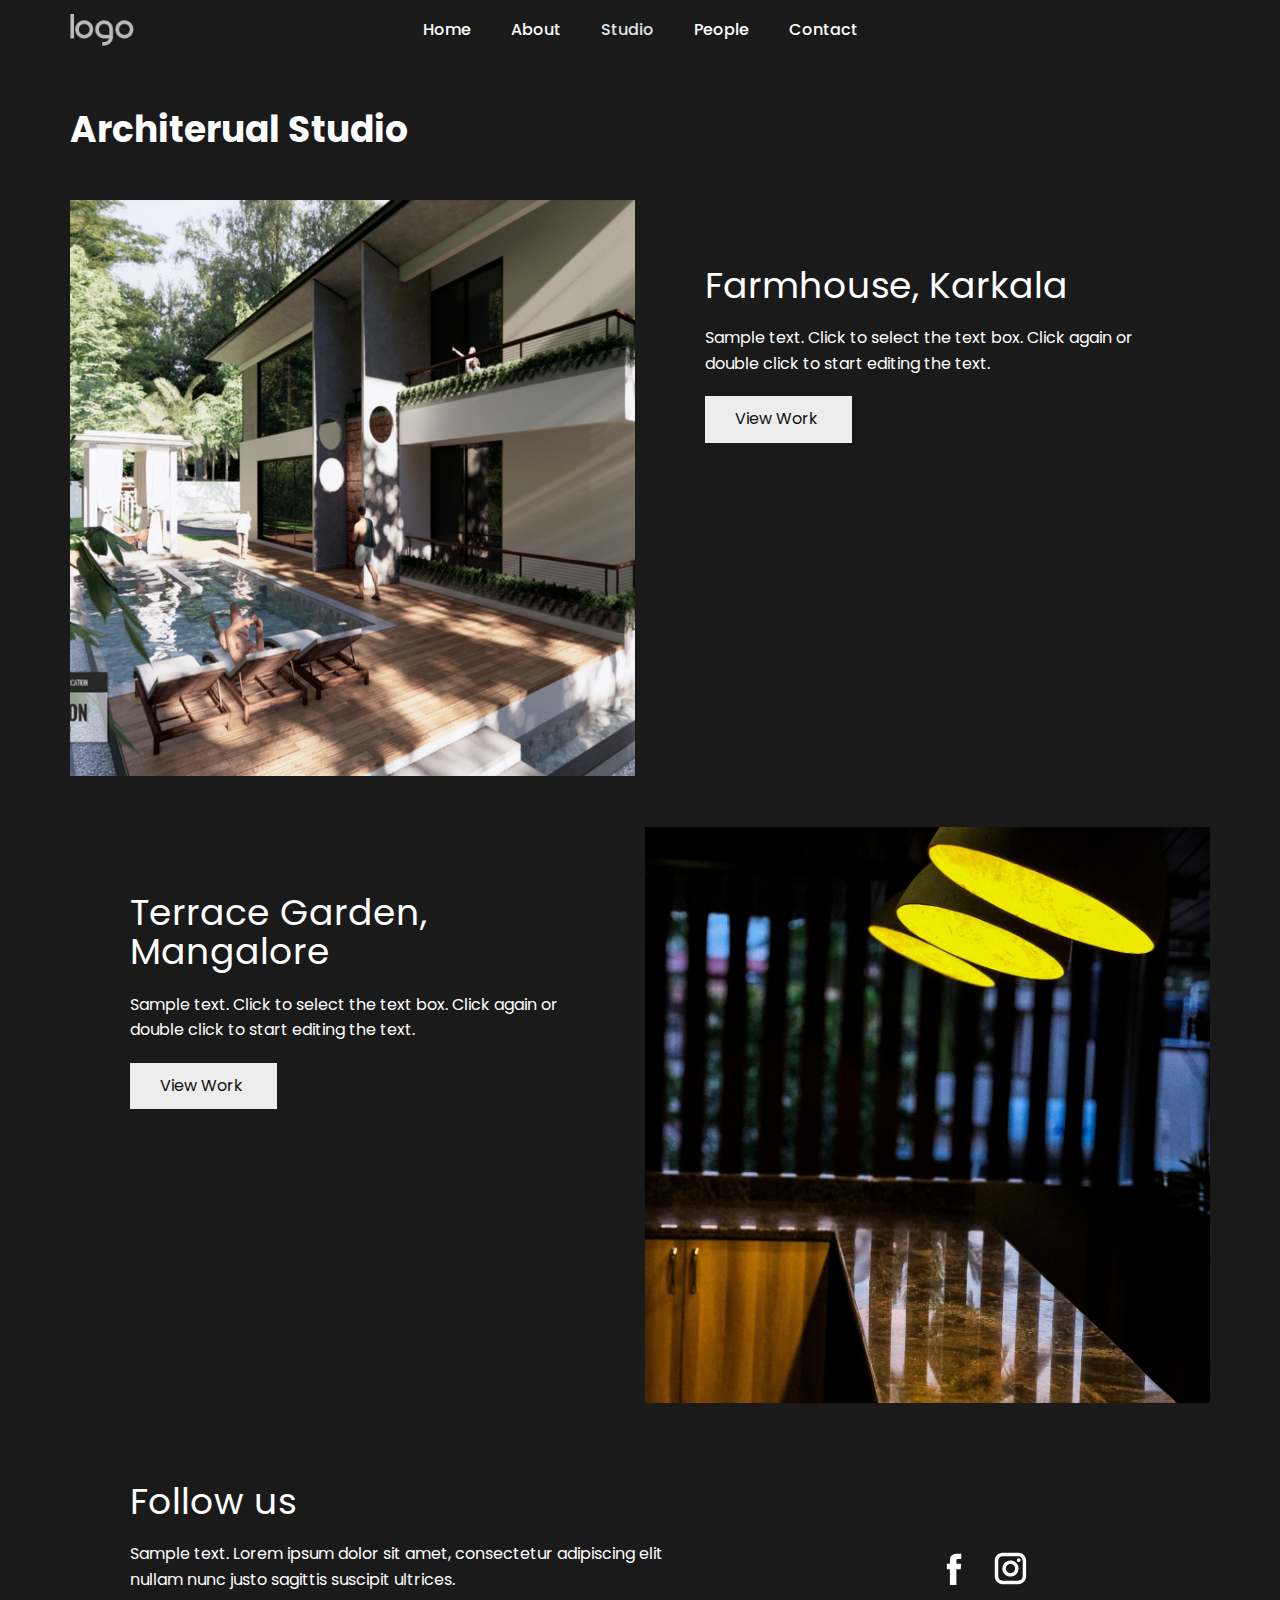
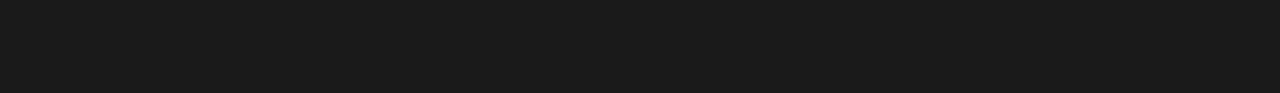
<file: Studio/Architecture/Architecture.html>
<!DOCTYPE html>
<html style="font-size: 16px;">
  <head>
    <meta name="viewport" content="width=device-width, initial-scale=1.0">
    <meta charset="utf-8">
    <meta name="keywords" content="Architerual Studio, ​Farmhouse, Karkala, Terrace Garden, Mangalore, Follow us">
    <meta name="description" content="">
    <meta name="page_type" content="np-template-header-footer-from-plugin">
    <title>Architecture</title>
    <link rel="stylesheet" href="../../mydesigns.css" media="screen">
<link rel="stylesheet" href="Architecture.css" media="screen">
    <script class="u-script" type="text/javascript" src="../../jquery.js" defer=""></script>
    <script class="u-script" type="text/javascript" src="../../mydesigns.js" defer=""></script>
    <meta name="generator" content="mydesigns 4.2.6, mydesigns.com">
    <link id="u-theme-google-font" rel="stylesheet" href="https://fonts.googleapis.com/css?family=Roboto:100,100i,300,300i,400,400i,500,500i,700,700i,900,900i|Open+Sans:300,300i,400,400i,600,600i,700,700i,800,800i">
    <link id="u-page-google-font" rel="stylesheet" href="https://fonts.googleapis.com/css?family=Poppins:100,100i,200,200i,300,300i,400,400i,500,500i,600,600i,700,700i,800,800i,900,900i|Space+Grotesk:300,400,500,600,700">
    
    
    <script type="application/ld+json">{
		"@context": "http://schema.org",
		"@type": "Organization",
		"name": "",
		"logo": "../../images/default-logo.png",
		"sameAs": [
				"https://facebook.com/name",
				"https://www.instagram.com/ark.designers/",
				"https://facebook.com/name",
				"https://www.instagram.com/ark.designers/"
		]
}</script>
    <meta name="theme-color" content="#478ac9">
    <meta property="og:title" content="Architecture">
    <meta property="og:type" content="website">
  </head>
  <body class="u-body"><header class="u-clearfix u-custom-color-1 u-header u-sticky u-sticky-498a u-header" id="sec-34e9"><div class="u-clearfix u-sheet u-sheet-1">
        <nav class="u-align-center u-menu u-menu-dropdown u-offcanvas u-menu-1">
          <div class="menu-collapse u-custom-font" style="font-size: 1rem; letter-spacing: 0px; font-family: Poppins; font-weight: 500;">
            <a class="u-button-style u-custom-left-right-menu-spacing u-custom-padding-bottom u-custom-text-active-color u-custom-text-color u-custom-text-hover-color u-custom-top-bottom-menu-spacing u-nav-link u-text-active-palette-1-base u-text-hover-palette-2-base u-white" href="#" style="background-image: none;">
              <svg viewBox="0 0 24 24"><use xmlns:xlink="http://www.w3.org/1999/xlink" xlink:href="#menu-hamburger"></use></svg>
              <svg version="1.1" xmlns="http://www.w3.org/2000/svg" xmlns:xlink="http://www.w3.org/1999/xlink"><defs><symbol id="menu-hamburger" viewBox="0 0 16 16" style="width: 16px; height: 16px;"><rect y="1" width="16" height="2"></rect><rect y="7" width="16" height="2"></rect><rect y="13" width="16" height="2"></rect>
</symbol>
</defs></svg>
            </a>
          </div>
          <div class="u-custom-menu u-nav-container">
            <ul class="u-custom-font u-nav u-unstyled u-nav-1"><li class="u-nav-item"><a class="u-button-style u-nav-link u-text-active-palette-5-light-2 u-text-hover-palette-5-light-2" href="../../index.html" style="padding: 10px 20px;">Home</a>
</li><li class="u-nav-item"><a class="u-button-style u-nav-link u-text-active-palette-5-light-2 u-text-hover-palette-5-light-2" href="../../index.html#carousel_29ec" data-page-id="41000442" style="padding: 10px 20px;">About</a>
</li><li class="u-nav-item"><a class="u-button-style u-nav-link u-text-active-palette-5-light-2 u-text-hover-palette-5-light-2" href="../../index.html#carousel_9f8b" data-page-id="41000442" style="padding: 10px 20px;">Studio</a><div class="u-nav-popup"><ul class="u-h-spacing-30 u-nav u-unstyled u-v-spacing-13 u-nav-2"><li class="u-nav-item"><a class="u-button-style u-custom-color-1 u-nav-link u-text-active-palette-5-light-2 u-text-hover-palette-5-light-2" href="../Interiors/Interiors.html">Interiors</a>
</li><li class="u-nav-item"><a class="u-button-style u-custom-color-1 u-nav-link u-text-active-palette-5-light-2 u-text-hover-palette-5-light-2" href="../Furniture/Furniture.html">Furniture</a>
</li><li class="u-nav-item"><a class="u-button-style u-custom-color-1 u-nav-link u-text-active-palette-5-light-2 u-text-hover-palette-5-light-2" href="Architecture.html">Architecture</a>
</li><li class="u-nav-item"><a class="u-button-style u-custom-color-1 u-nav-link u-text-active-palette-5-light-2 u-text-hover-palette-5-light-2" href="../Landscape/Landscape.html">Landscape</a>
</li></ul>
</div>
</li><li class="u-nav-item"><a class="u-button-style u-nav-link u-text-active-palette-5-light-2 u-text-hover-palette-5-light-2" href="../../People.html" style="padding: 10px 20px;">People</a>
</li><li class="u-nav-item"><a class="u-button-style u-nav-link u-text-active-palette-5-light-2 u-text-hover-palette-5-light-2" href="../../index.html#carousel_9e78" data-page-id="41000442" style="padding: 10px 20px;">Contact</a>
</li></ul>
          </div>
          <div class="u-custom-menu u-nav-container-collapse">
            <div class="u-black u-container-style u-inner-container-layout u-sidenav">
              <div class="u-inner-container-layout u-sidenav-overflow">
                <div class="u-menu-close"></div>
                <ul class="u-align-center u-custom-font u-nav u-popupmenu-items u-spacing-15 u-text-active-palette-5-light-2 u-text-hover-palette-5-light-2 u-unstyled u-nav-3"><li class="u-nav-item"><a class="u-button-style u-nav-link" href="../../index.html" style="padding: 10px 20px;">Home</a>
</li><li class="u-nav-item"><a class="u-button-style u-nav-link" href="../../index.html#carousel_29ec" data-page-id="41000442" style="padding: 10px 20px;">About</a>
</li><li class="u-nav-item"><a class="u-button-style u-nav-link" href="../../index.html#carousel_9f8b" data-page-id="41000442" style="padding: 10px 20px;">Studio</a><div class="u-nav-popup"><ul class="u-h-spacing-30 u-nav u-unstyled u-v-spacing-13 u-nav-4"><li class="u-nav-item"><a class="u-button-style u-nav-link" href="../Interiors/Interiors.html">Interiors</a>
</li><li class="u-nav-item"><a class="u-button-style u-nav-link" href="../Furniture/Furniture.html">Furniture</a>
</li><li class="u-nav-item"><a class="u-button-style u-nav-link" href="Architecture.html">Architecture</a>
</li><li class="u-nav-item"><a class="u-button-style u-nav-link" href="../Landscape/Landscape.html">Landscape</a>
</li></ul>
</div>
</li><li class="u-nav-item"><a class="u-button-style u-nav-link" href="../../People.html" style="padding: 10px 20px;">People</a>
</li><li class="u-nav-item"><a class="u-button-style u-nav-link" href="../../index.html#carousel_9e78" data-page-id="41000442" style="padding: 10px 20px;">Contact</a>
</li></ul>
                <div class="u-social-icons u-spacing-10 u-social-icons-1">
                  <a class="u-social-url" title="facebook" target="_blank" href="https://facebook.com/name"><span class="u-icon u-social-facebook u-social-icon u-icon-1"><svg class="u-svg-link" preserveAspectRatio="xMidYMin slice" viewBox="0 0 112 112" style=""><use xmlns:xlink="http://www.w3.org/1999/xlink" xlink:href="#svg-1af4"></use></svg><svg class="u-svg-content" viewBox="0 0 112 112" x="0" y="0" id="svg-1af4"><path fill="currentColor" d="M75.5,28.8H65.4c-1.5,0-4,0.9-4,4.3v9.4h13.9l-1.5,15.8H61.4v45.1H42.8V58.3h-8.8V42.4h8.8V32.2
c0-7.4,3.4-18.8,18.8-18.8h13.8v15.4H75.5z"></path></svg></span>
                  </a>
                  <a class="u-social-url" title="instagram" target="_blank" href="https://www.instagram.com/ark.designers/"><span class="u-icon u-social-icon u-social-instagram u-icon-2"><svg class="u-svg-link" preserveAspectRatio="xMidYMin slice" viewBox="0 0 112 112" style=""><use xmlns:xlink="http://www.w3.org/1999/xlink" xlink:href="#svg-7653"></use></svg><svg class="u-svg-content" viewBox="0 0 112 112" x="0" y="0" id="svg-7653"><path fill="currentColor" d="M55.9,32.9c-12.8,0-23.2,10.4-23.2,23.2s10.4,23.2,23.2,23.2s23.2-10.4,23.2-23.2S68.7,32.9,55.9,32.9z
	 M55.9,69.4c-7.4,0-13.3-6-13.3-13.3c-0.1-7.4,6-13.3,13.3-13.3s13.3,6,13.3,13.3C69.3,63.5,63.3,69.4,55.9,69.4z"></path><path fill="#FFFFFF" d="M79.7,26.8c-3,0-5.4,2.5-5.4,5.4s2.5,5.4,5.4,5.4c3,0,5.4-2.5,5.4-5.4S82.7,26.8,79.7,26.8z"></path><path fill="currentColor" d="M78.2,11H33.5C21,11,10.8,21.3,10.8,33.7v44.7c0,12.6,10.2,22.8,22.7,22.8h44.7c12.6,0,22.7-10.2,22.7-22.7
	V33.7C100.8,21.1,90.6,11,78.2,11z M91,78.4c0,7.1-5.8,12.8-12.8,12.8H33.5c-7.1,0-12.8-5.8-12.8-12.8V33.7
	c0-7.1,5.8-12.8,12.8-12.8h44.7c7.1,0,12.8,5.8,12.8,12.8V78.4z"></path></svg></span>
                  </a>
                </div>
              </div>
            </div>
            <div class="u-black u-menu-overlay u-opacity u-opacity-70"></div>
          </div>
        </nav>
        <a href="../../index.html" data-page-id="41000442" class="u-image u-logo u-image-1" title="Logo">
          <img src="../../images/default-logo.png" class="u-logo-image u-logo-image-1">
        </a>
      </div></header>
    <section class="u-clearfix u-custom-color-1 u-section-1" id="sec-e07f">
      <div class="u-clearfix u-sheet u-sheet-1">
        <h1 class="u-custom-font u-text u-text-default u-text-1">Architerual Studio</h1>
        <div class="u-clearfix u-expanded-width u-gutter-10 u-layout-wrap u-layout-wrap-1">
          <div class="u-layout">
            <div class="u-layout-col">
              <div class="u-size-60">
                <div class="u-layout-row">
                  <div class="u-align-center u-container-style u-image u-layout-cell u-left-cell u-size-30 u-image-1" src="" data-image-width="1344" data-image-height="896">
                    <div class="u-container-layout u-valign-top u-container-layout-1"></div>
                  </div>
                  <div class="u-align-left u-container-style u-layout-cell u-right-cell u-size-30 u-layout-cell-2">
                    <div class="u-container-layout u-container-layout-2">
                      <h2 class="u-custom-font u-text u-text-2"> Farmhouse, Karkala</h2>
                      <p class="u-custom-font u-text u-text-3">Sample text. Click to select the text box. Click again or double click to start editing the text.</p>
                      <a href="" class="u-border-none u-btn u-btn-rectangle u-button-style u-custom-color-2 u-custom-font u-btn-1">View Work&nbsp;<span class="u-icon"></span>
                      </a>
                    </div>
                  </div>
                </div>
              </div>
            </div>
          </div>
        </div>
        <div class="u-clearfix u-expanded-width u-gutter-10 u-layout-wrap u-layout-wrap-2">
          <div class="u-layout">
            <div class="u-layout-col">
              <div class="u-size-60">
                <div class="u-layout-row">
                  <div class="u-align-left u-container-style u-layout-cell u-right-cell u-size-30 u-layout-cell-3">
                    <div class="u-container-layout u-container-layout-3">
                      <h2 class="u-custom-font u-text u-text-4">Terrace Garden, Mangalore</h2>
                      <p class="u-custom-font u-text u-text-5">Sample text. Click to select the text box. Click again or double click to start editing the text.</p>
                      <a href="" class="u-border-none u-btn u-btn-rectangle u-button-style u-custom-color-2 u-custom-font u-btn-2">View Work&nbsp;<span class="u-icon"></span>
                      </a>
                    </div>
                  </div>
                  <div class="u-align-center u-container-style u-image u-layout-cell u-left-cell u-size-30 u-image-2" src="" data-image-width="1200" data-image-height="1600">
                    <div class="u-container-layout u-valign-top u-container-layout-4"></div>
                  </div>
                </div>
              </div>
            </div>
          </div>
        </div>
      </div>
    </section>
    
    
    <footer class="u-align-center u-clearfix u-custom-color-1 u-footer u-footer" id="sec-9e8f"><div class="u-align-left u-clearfix u-sheet u-sheet-1">
        <div class="u-clearfix u-expanded-width u-layout-wrap u-layout-wrap-1">
          <div class="u-layout">
            <div class="u-layout-row">
              <div class="u-align-left u-container-style u-layout-cell u-left-cell u-size-32-md u-size-32-sm u-size-32-xs u-size-36-lg u-size-36-xl u-layout-cell-1">
                <div class="u-container-layout u-container-layout-1">
                  <h2 class="u-custom-font u-text u-text-default u-text-1">Follow us</h2>
                  <p class="u-custom-font u-text u-text-2">Sample text. Lorem ipsum dolor sit amet, consectetur adipiscing elit nullam nunc justo sagittis suscipit ultrices.</p>
                </div>
              </div>
              <div class="u-align-left-sm u-align-left-xs u-align-right-lg u-align-right-md u-align-right-xl u-container-style u-layout-cell u-right-cell u-size-24-lg u-size-24-xl u-size-28-md u-size-28-sm u-size-28-xs u-layout-cell-2">
                <div class="u-container-layout u-valign-middle-xl u-container-layout-2">
                  <div class="u-align-center-lg u-align-center-md u-align-center-sm u-align-center-xs u-social-icons u-spacing-17 u-social-icons-1">
                    <a class="u-social-url" title="facebook" target="_blank" href="https://facebook.com/name"><span class="u-icon u-social-facebook u-social-icon u-text-white"><svg class="u-svg-link" preserveAspectRatio="xMidYMin slice" viewBox="0 0 112 112" style=""><use xmlns:xlink="http://www.w3.org/1999/xlink" xlink:href="#svg-2e4f"></use></svg><svg class="u-svg-content" viewBox="0 0 112 112" x="0" y="0" id="svg-2e4f"><path fill="currentColor" d="M75.5,28.8H65.4c-1.5,0-4,0.9-4,4.3v9.4h13.9l-1.5,15.8H61.4v45.1H42.8V58.3h-8.8V42.4h8.8V32.2
c0-7.4,3.4-18.8,18.8-18.8h13.8v15.4H75.5z"></path></svg></span>
                    </a>
                    <a class="u-social-url" title="instagram" target="_blank" href="https://www.instagram.com/ark.designers/"><span class="u-icon u-social-icon u-social-instagram u-text-white"><svg class="u-svg-link" preserveAspectRatio="xMidYMin slice" viewBox="0 0 112 112" style=""><use xmlns:xlink="http://www.w3.org/1999/xlink" xlink:href="#svg-9d85"></use></svg><svg class="u-svg-content" viewBox="0 0 112 112" x="0" y="0" id="svg-9d85"><path fill="currentColor" d="M55.9,32.9c-12.8,0-23.2,10.4-23.2,23.2s10.4,23.2,23.2,23.2s23.2-10.4,23.2-23.2S68.7,32.9,55.9,32.9z
	 M55.9,69.4c-7.4,0-13.3-6-13.3-13.3c-0.1-7.4,6-13.3,13.3-13.3s13.3,6,13.3,13.3C69.3,63.5,63.3,69.4,55.9,69.4z"></path><path fill="#FFFFFF" d="M79.7,26.8c-3,0-5.4,2.5-5.4,5.4s2.5,5.4,5.4,5.4c3,0,5.4-2.5,5.4-5.4S82.7,26.8,79.7,26.8z"></path><path fill="currentColor" d="M78.2,11H33.5C21,11,10.8,21.3,10.8,33.7v44.7c0,12.6,10.2,22.8,22.7,22.8h44.7c12.6,0,22.7-10.2,22.7-22.7
	V33.7C100.8,21.1,90.6,11,78.2,11z M91,78.4c0,7.1-5.8,12.8-12.8,12.8H33.5c-7.1,0-12.8-5.8-12.8-12.8V33.7
	c0-7.1,5.8-12.8,12.8-12.8h44.7c7.1,0,12.8,5.8,12.8,12.8V78.4z"></path></svg></span>
                    </a>
                  </div>
                </div>
              </div>
            </div>
          </div>
        </div>
      </div></footer>
    
  </body>
</html>
</file>
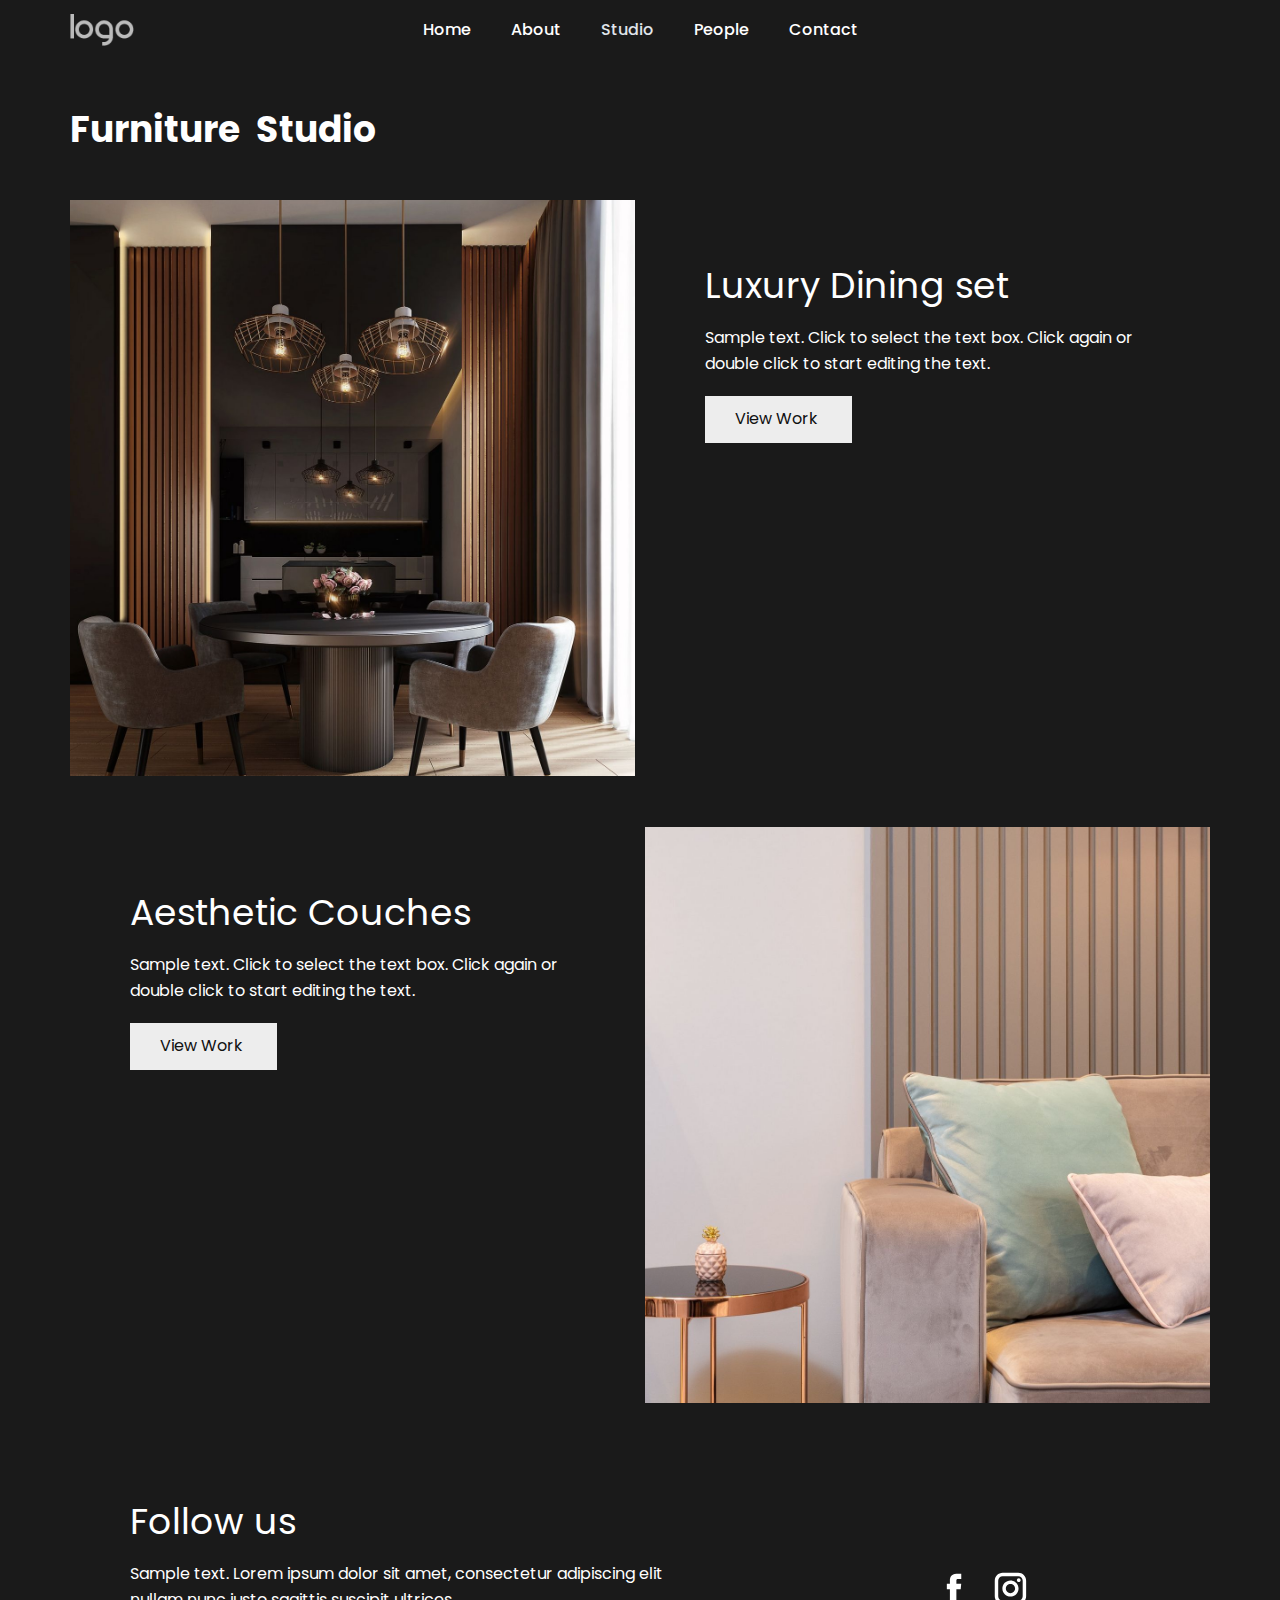
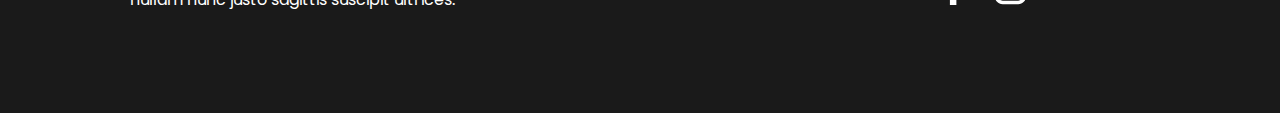
<file: Studio/Furniture/Furniture.html>
<!DOCTYPE html>
<html style="font-size: 16px;">
  <head>
    <meta name="viewport" content="width=device-width, initial-scale=1.0">
    <meta charset="utf-8">
    <meta name="keywords" content="Furniture&nbsp; Studio, ​Luxury Dining set, ​Aesthetic Couches, Follow us">
    <meta name="description" content="">
    <meta name="page_type" content="np-template-header-footer-from-plugin">
    <title>Furniture</title>
    <link rel="stylesheet" href="../../mydesigns.css" media="screen">
<link rel="stylesheet" href="Furniture.css" media="screen">
    <script class="u-script" type="text/javascript" src="../../jquery.js" defer=""></script>
    <script class="u-script" type="text/javascript" src="../../mydesigns.js" defer=""></script>
    <meta name="generator" content="mydesigns 4.2.6, mydesigns.com">
    <link id="u-theme-google-font" rel="stylesheet" href="https://fonts.googleapis.com/css?family=Roboto:100,100i,300,300i,400,400i,500,500i,700,700i,900,900i|Open+Sans:300,300i,400,400i,600,600i,700,700i,800,800i">
    <link id="u-page-google-font" rel="stylesheet" href="https://fonts.googleapis.com/css?family=Poppins:100,100i,200,200i,300,300i,400,400i,500,500i,600,600i,700,700i,800,800i,900,900i|Space+Grotesk:300,400,500,600,700">
    
    
    <script type="application/ld+json">{
		"@context": "http://schema.org",
		"@type": "Organization",
		"name": "",
		"logo": "../../images/default-logo.png",
		"sameAs": [
				"https://facebook.com/name",
				"https://www.instagram.com/ark.designers/",
				"https://facebook.com/name",
				"https://www.instagram.com/ark.designers/"
		]
}</script>
    <meta name="theme-color" content="#478ac9">
    <meta property="og:title" content="Furniture">
    <meta property="og:type" content="website">
  </head>
  <body class="u-body"><header class="u-clearfix u-custom-color-1 u-header u-sticky u-sticky-498a u-header" id="sec-34e9"><div class="u-clearfix u-sheet u-sheet-1">
        <nav class="u-align-center u-menu u-menu-dropdown u-offcanvas u-menu-1">
          <div class="menu-collapse u-custom-font" style="font-size: 1rem; letter-spacing: 0px; font-family: Poppins; font-weight: 500;">
            <a class="u-button-style u-custom-left-right-menu-spacing u-custom-padding-bottom u-custom-text-active-color u-custom-text-color u-custom-text-hover-color u-custom-top-bottom-menu-spacing u-nav-link u-text-active-palette-1-base u-text-hover-palette-2-base u-white" href="#" style="background-image: none;">
              <svg viewBox="0 0 24 24"><use xmlns:xlink="http://www.w3.org/1999/xlink" xlink:href="#menu-hamburger"></use></svg>
              <svg version="1.1" xmlns="http://www.w3.org/2000/svg" xmlns:xlink="http://www.w3.org/1999/xlink"><defs><symbol id="menu-hamburger" viewBox="0 0 16 16" style="width: 16px; height: 16px;"><rect y="1" width="16" height="2"></rect><rect y="7" width="16" height="2"></rect><rect y="13" width="16" height="2"></rect>
</symbol>
</defs></svg>
            </a>
          </div>
          <div class="u-custom-menu u-nav-container">
            <ul class="u-custom-font u-nav u-unstyled u-nav-1"><li class="u-nav-item"><a class="u-button-style u-nav-link u-text-active-palette-5-light-2 u-text-hover-palette-5-light-2" href="../../index.html" style="padding: 10px 20px;">Home</a>
</li><li class="u-nav-item"><a class="u-button-style u-nav-link u-text-active-palette-5-light-2 u-text-hover-palette-5-light-2" href="../../index.html#carousel_29ec" data-page-id="41000442" style="padding: 10px 20px;">About</a>
</li><li class="u-nav-item"><a class="u-button-style u-nav-link u-text-active-palette-5-light-2 u-text-hover-palette-5-light-2" href="../../index.html#carousel_9f8b" data-page-id="41000442" style="padding: 10px 20px;">Studio</a><div class="u-nav-popup"><ul class="u-h-spacing-30 u-nav u-unstyled u-v-spacing-13 u-nav-2"><li class="u-nav-item"><a class="u-button-style u-custom-color-1 u-nav-link u-text-active-palette-5-light-2 u-text-hover-palette-5-light-2" href="../Interiors/Interiors.html">Interiors</a>
</li><li class="u-nav-item"><a class="u-button-style u-custom-color-1 u-nav-link u-text-active-palette-5-light-2 u-text-hover-palette-5-light-2" href="Furniture.html">Furniture</a>
</li><li class="u-nav-item"><a class="u-button-style u-custom-color-1 u-nav-link u-text-active-palette-5-light-2 u-text-hover-palette-5-light-2" href="../Architecture/Architecture.html">Architecture</a>
</li><li class="u-nav-item"><a class="u-button-style u-custom-color-1 u-nav-link u-text-active-palette-5-light-2 u-text-hover-palette-5-light-2" href="../Landscape/Landscape.html">Landscape</a>
</li></ul>
</div>
</li><li class="u-nav-item"><a class="u-button-style u-nav-link u-text-active-palette-5-light-2 u-text-hover-palette-5-light-2" href="../../People.html" style="padding: 10px 20px;">People</a>
</li><li class="u-nav-item"><a class="u-button-style u-nav-link u-text-active-palette-5-light-2 u-text-hover-palette-5-light-2" href="../../index.html#carousel_9e78" data-page-id="41000442" style="padding: 10px 20px;">Contact</a>
</li></ul>
          </div>
          <div class="u-custom-menu u-nav-container-collapse">
            <div class="u-black u-container-style u-inner-container-layout u-sidenav">
              <div class="u-inner-container-layout u-sidenav-overflow">
                <div class="u-menu-close"></div>
                <ul class="u-align-center u-custom-font u-nav u-popupmenu-items u-spacing-15 u-text-active-palette-5-light-2 u-text-hover-palette-5-light-2 u-unstyled u-nav-3"><li class="u-nav-item"><a class="u-button-style u-nav-link" href="../../index.html" style="padding: 10px 20px;">Home</a>
</li><li class="u-nav-item"><a class="u-button-style u-nav-link" href="../../index.html#carousel_29ec" data-page-id="41000442" style="padding: 10px 20px;">About</a>
</li><li class="u-nav-item"><a class="u-button-style u-nav-link" href="../../index.html#carousel_9f8b" data-page-id="41000442" style="padding: 10px 20px;">Studio</a><div class="u-nav-popup"><ul class="u-h-spacing-30 u-nav u-unstyled u-v-spacing-13 u-nav-4"><li class="u-nav-item"><a class="u-button-style u-nav-link" href="../Interiors/Interiors.html">Interiors</a>
</li><li class="u-nav-item"><a class="u-button-style u-nav-link" href="Furniture.html">Furniture</a>
</li><li class="u-nav-item"><a class="u-button-style u-nav-link" href="../Architecture/Architecture.html">Architecture</a>
</li><li class="u-nav-item"><a class="u-button-style u-nav-link" href="../Landscape/Landscape.html">Landscape</a>
</li></ul>
</div>
</li><li class="u-nav-item"><a class="u-button-style u-nav-link" href="../../People.html" style="padding: 10px 20px;">People</a>
</li><li class="u-nav-item"><a class="u-button-style u-nav-link" href="../../index.html#carousel_9e78" data-page-id="41000442" style="padding: 10px 20px;">Contact</a>
</li></ul>
                <div class="u-social-icons u-spacing-10 u-social-icons-1">
                  <a class="u-social-url" title="facebook" target="_blank" href="https://facebook.com/name"><span class="u-icon u-social-facebook u-social-icon u-icon-1"><svg class="u-svg-link" preserveAspectRatio="xMidYMin slice" viewBox="0 0 112 112" style=""><use xmlns:xlink="http://www.w3.org/1999/xlink" xlink:href="#svg-1af4"></use></svg><svg class="u-svg-content" viewBox="0 0 112 112" x="0" y="0" id="svg-1af4"><path fill="currentColor" d="M75.5,28.8H65.4c-1.5,0-4,0.9-4,4.3v9.4h13.9l-1.5,15.8H61.4v45.1H42.8V58.3h-8.8V42.4h8.8V32.2
c0-7.4,3.4-18.8,18.8-18.8h13.8v15.4H75.5z"></path></svg></span>
                  </a>
                  <a class="u-social-url" title="instagram" target="_blank" href="https://www.instagram.com/ark.designers/"><span class="u-icon u-social-icon u-social-instagram u-icon-2"><svg class="u-svg-link" preserveAspectRatio="xMidYMin slice" viewBox="0 0 112 112" style=""><use xmlns:xlink="http://www.w3.org/1999/xlink" xlink:href="#svg-7653"></use></svg><svg class="u-svg-content" viewBox="0 0 112 112" x="0" y="0" id="svg-7653"><path fill="currentColor" d="M55.9,32.9c-12.8,0-23.2,10.4-23.2,23.2s10.4,23.2,23.2,23.2s23.2-10.4,23.2-23.2S68.7,32.9,55.9,32.9z
	 M55.9,69.4c-7.4,0-13.3-6-13.3-13.3c-0.1-7.4,6-13.3,13.3-13.3s13.3,6,13.3,13.3C69.3,63.5,63.3,69.4,55.9,69.4z"></path><path fill="#FFFFFF" d="M79.7,26.8c-3,0-5.4,2.5-5.4,5.4s2.5,5.4,5.4,5.4c3,0,5.4-2.5,5.4-5.4S82.7,26.8,79.7,26.8z"></path><path fill="currentColor" d="M78.2,11H33.5C21,11,10.8,21.3,10.8,33.7v44.7c0,12.6,10.2,22.8,22.7,22.8h44.7c12.6,0,22.7-10.2,22.7-22.7
	V33.7C100.8,21.1,90.6,11,78.2,11z M91,78.4c0,7.1-5.8,12.8-12.8,12.8H33.5c-7.1,0-12.8-5.8-12.8-12.8V33.7
	c0-7.1,5.8-12.8,12.8-12.8h44.7c7.1,0,12.8,5.8,12.8,12.8V78.4z"></path></svg></span>
                  </a>
                </div>
              </div>
            </div>
            <div class="u-black u-menu-overlay u-opacity u-opacity-70"></div>
          </div>
        </nav>
        <a href="../../index.html" data-page-id="41000442" class="u-image u-logo u-image-1" title="Logo">
          <img src="../../images/default-logo.png" class="u-logo-image u-logo-image-1">
        </a>
      </div></header> 
    <section class="u-clearfix u-custom-color-1 u-section-1" id="sec-a9ba">
      <div class="u-clearfix u-sheet u-sheet-1">
        <h1 class="u-custom-font u-text u-text-default u-text-1">Furniture&nbsp; Studio</h1>
        <div class="u-clearfix u-expanded-width u-gutter-10 u-layout-wrap u-layout-wrap-1">
          <div class="u-layout">
            <div class="u-layout-col">
              <div class="u-size-60">
                <div class="u-layout-row">
                  <div class="u-align-center u-container-style u-image u-layout-cell u-left-cell u-size-30 u-image-1" src="" data-image-width="1280" data-image-height="1608">
                    <div class="u-container-layout u-valign-top u-container-layout-1"></div>
                  </div>
                  <div class="u-align-left u-container-style u-layout-cell u-right-cell u-size-30 u-layout-cell-2">
                    <div class="u-container-layout u-container-layout-2">
                      <h2 class="u-custom-font u-text u-text-2"> Luxury Dining set</h2>
                      <p class="u-custom-font u-text u-text-3">Sample text. Click to select the text box. Click again or double click to start editing the text.</p>
                      <a href="" class="u-border-none u-btn u-btn-rectangle u-button-style u-custom-color-2 u-custom-font u-btn-1">View Work&nbsp;<span class="u-icon"></span>
                      </a>
                    </div>
                  </div>
                </div>
              </div>
            </div>
          </div>
        </div>
        <div class="u-clearfix u-expanded-width u-gutter-10 u-layout-wrap u-layout-wrap-2">
          <div class="u-layout">
            <div class="u-layout-col">
              <div class="u-size-60">
                <div class="u-layout-row">
                  <div class="u-align-left u-container-style u-layout-cell u-right-cell u-size-30 u-layout-cell-3">
                    <div class="u-container-layout u-container-layout-3">
                      <h2 class="u-custom-font u-text u-text-4"> Aesthetic Couches</h2>
                      <p class="u-custom-font u-text u-text-5">Sample text. Click to select the text box. Click again or double click to start editing the text.</p>
                      <a href="" class="u-border-none u-btn u-btn-rectangle u-button-style u-custom-color-2 u-custom-font u-btn-2">View Work&nbsp;<span class="u-icon"></span>
                      </a>
                    </div>
                  </div>
                  <div class="u-align-center u-container-style u-image u-layout-cell u-left-cell u-size-30 u-image-2" src="" data-image-width="1920" data-image-height="1521">
                    <div class="u-container-layout u-valign-top u-container-layout-4"></div>
                  </div>
                </div>
              </div>
            </div>
          </div>
        </div>
      </div>
    </section>
    
    
    <footer class="u-align-center u-clearfix u-custom-color-1 u-footer u-footer" id="sec-9e8f"><div class="u-align-left u-clearfix u-sheet u-sheet-1">
        <div class="u-clearfix u-expanded-width u-layout-wrap u-layout-wrap-1">
          <div class="u-layout">
            <div class="u-layout-row">
              <div class="u-align-left u-container-style u-layout-cell u-left-cell u-size-32-md u-size-32-sm u-size-32-xs u-size-36-lg u-size-36-xl u-layout-cell-1">
                <div class="u-container-layout u-container-layout-1">
                  <h2 class="u-custom-font u-text u-text-default u-text-1">Follow us</h2>
                  <p class="u-custom-font u-text u-text-2">Sample text. Lorem ipsum dolor sit amet, consectetur adipiscing elit nullam nunc justo sagittis suscipit ultrices.</p>
                </div>
              </div>
              <div class="u-align-left-sm u-align-left-xs u-align-right-lg u-align-right-md u-align-right-xl u-container-style u-layout-cell u-right-cell u-size-24-lg u-size-24-xl u-size-28-md u-size-28-sm u-size-28-xs u-layout-cell-2">
                <div class="u-container-layout u-valign-middle-xl u-container-layout-2">
                  <div class="u-align-center-lg u-align-center-md u-align-center-sm u-align-center-xs u-social-icons u-spacing-17 u-social-icons-1">
                    <a class="u-social-url" title="facebook" target="_blank" href="https://facebook.com/name"><span class="u-icon u-social-facebook u-social-icon u-text-white"><svg class="u-svg-link" preserveAspectRatio="xMidYMin slice" viewBox="0 0 112 112" style=""><use xmlns:xlink="http://www.w3.org/1999/xlink" xlink:href="#svg-2e4f"></use></svg><svg class="u-svg-content" viewBox="0 0 112 112" x="0" y="0" id="svg-2e4f"><path fill="currentColor" d="M75.5,28.8H65.4c-1.5,0-4,0.9-4,4.3v9.4h13.9l-1.5,15.8H61.4v45.1H42.8V58.3h-8.8V42.4h8.8V32.2
c0-7.4,3.4-18.8,18.8-18.8h13.8v15.4H75.5z"></path></svg></span>
                    </a>
                    <a class="u-social-url" title="instagram" target="_blank" href="https://www.instagram.com/ark.designers/"><span class="u-icon u-social-icon u-social-instagram u-text-white"><svg class="u-svg-link" preserveAspectRatio="xMidYMin slice" viewBox="0 0 112 112" style=""><use xmlns:xlink="http://www.w3.org/1999/xlink" xlink:href="#svg-9d85"></use></svg><svg class="u-svg-content" viewBox="0 0 112 112" x="0" y="0" id="svg-9d85"><path fill="currentColor" d="M55.9,32.9c-12.8,0-23.2,10.4-23.2,23.2s10.4,23.2,23.2,23.2s23.2-10.4,23.2-23.2S68.7,32.9,55.9,32.9z
	 M55.9,69.4c-7.4,0-13.3-6-13.3-13.3c-0.1-7.4,6-13.3,13.3-13.3s13.3,6,13.3,13.3C69.3,63.5,63.3,69.4,55.9,69.4z"></path><path fill="#FFFFFF" d="M79.7,26.8c-3,0-5.4,2.5-5.4,5.4s2.5,5.4,5.4,5.4c3,0,5.4-2.5,5.4-5.4S82.7,26.8,79.7,26.8z"></path><path fill="currentColor" d="M78.2,11H33.5C21,11,10.8,21.3,10.8,33.7v44.7c0,12.6,10.2,22.8,22.7,22.8h44.7c12.6,0,22.7-10.2,22.7-22.7
	V33.7C100.8,21.1,90.6,11,78.2,11z M91,78.4c0,7.1-5.8,12.8-12.8,12.8H33.5c-7.1,0-12.8-5.8-12.8-12.8V33.7
	c0-7.1,5.8-12.8,12.8-12.8h44.7c7.1,0,12.8,5.8,12.8,12.8V78.4z"></path></svg></span>
                    </a>
                  </div>
                </div>
              </div>
            </div>
          </div>
        </div>
      </div></footer>
 
  </body>
</html>
</file>
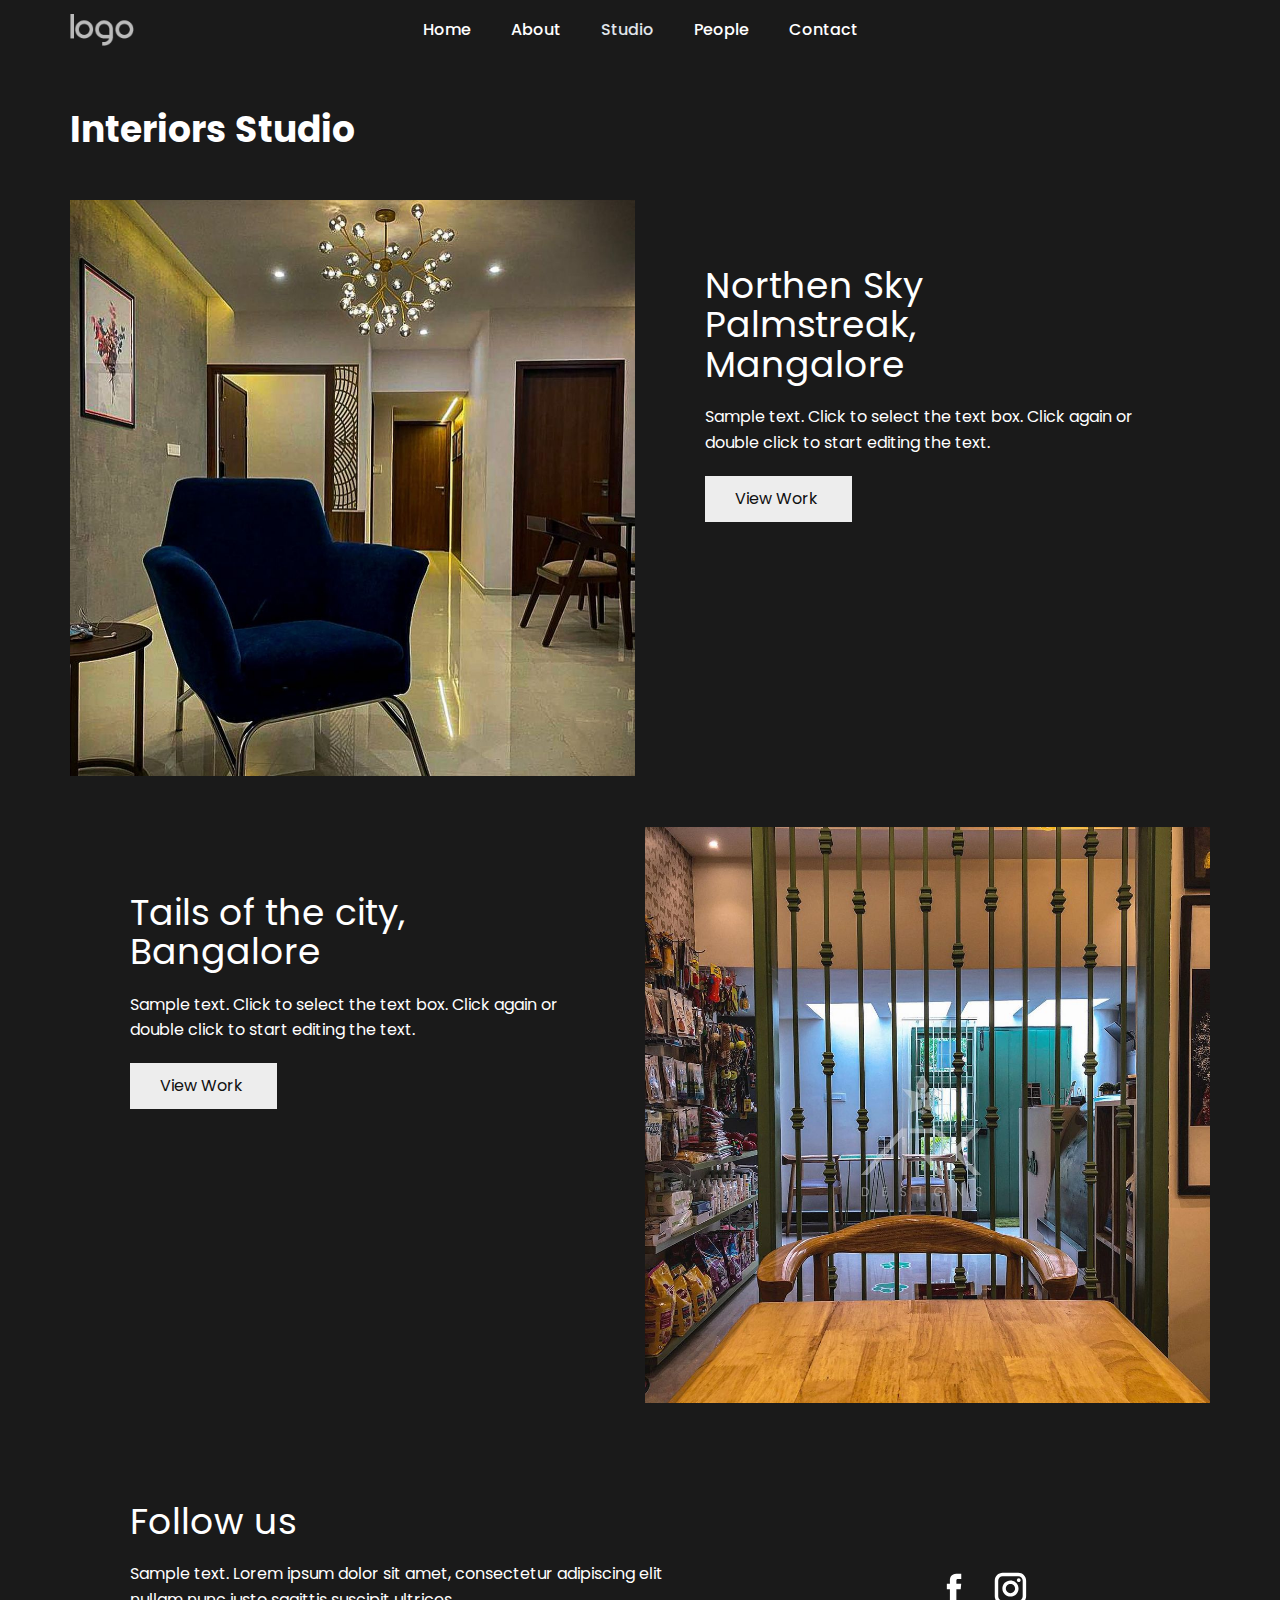
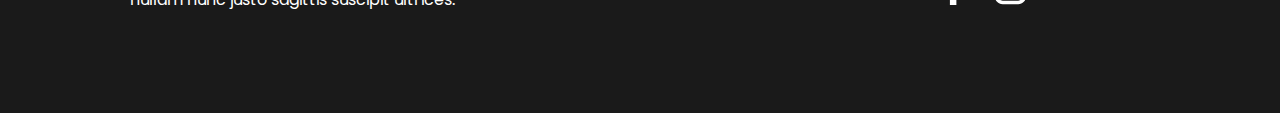
<file: Studio/Interiors/Interiors.html>
<!DOCTYPE html>
<html style="font-size: 16px;">
  <head>
    <meta name="viewport" content="width=device-width, initial-scale=1.0">
    <meta charset="utf-8">
    <meta name="keywords" content="heloo">
    <meta name="description" content="">
    <meta name="page_type" content="np-template-header-footer-from-plugin">
    <title>Interiors</title>
    <link rel="stylesheet" href="../../mydesigns.css" media="screen">
<link rel="stylesheet" href="Interiors.css" media="screen">
    <script class="u-script" type="text/javascript" src="../../jquery.js" defer=""></script>
    <script class="u-script" type="text/javascript" src="../../mydesigns.js" defer=""></script>
    <meta name="generator" content="mydesigns 4.2.6, mydesigns.com">
    <link id="u-theme-google-font" rel="stylesheet" href="https://fonts.googleapis.com/css?family=Roboto:100,100i,300,300i,400,400i,500,500i,700,700i,900,900i|Open+Sans:300,300i,400,400i,600,600i,700,700i,800,800i">
    <link id="u-page-google-font" rel="stylesheet" href="https://fonts.googleapis.com/css?family=Poppins:100,100i,200,200i,300,300i,400,400i,500,500i,600,600i,700,700i,800,800i,900,900i|Space+Grotesk:300,400,500,600,700">
    
    
    <script type="application/ld+json">{
		"@context": "http://schema.org",
		"@type": "Organization",
		"name": "",
		"logo": "../../images/default-logo.png",
		"sameAs": [
				"https://facebook.com/name",
				"https://www.instagram.com/ark.designers/",
				"https://facebook.com/name",
				"https://www.instagram.com/ark.designers/"
		]
}</script>
    <meta name="theme-color" content="#478ac9">
    <meta property="og:title" content="Interiors">
    <meta property="og:type" content="website">
  </head>
  <body class="u-body"><header class="u-clearfix u-custom-color-1 u-header u-sticky u-sticky-498a u-header" id="sec-34e9"><div class="u-clearfix u-sheet u-sheet-1">
        <nav class="u-align-center u-menu u-menu-dropdown u-offcanvas u-menu-1">
          <div class="menu-collapse u-custom-font" style="font-size: 1rem; letter-spacing: 0px; font-family: Poppins; font-weight: 500;">
            <a class="u-button-style u-custom-left-right-menu-spacing u-custom-padding-bottom u-custom-text-active-color u-custom-text-color u-custom-text-hover-color u-custom-top-bottom-menu-spacing u-nav-link u-text-active-palette-1-base u-text-hover-palette-2-base u-white" href="#" style="background-image: none;">
              <svg viewBox="0 0 24 24"><use xmlns:xlink="http://www.w3.org/1999/xlink" xlink:href="#menu-hamburger"></use></svg>
              <svg version="1.1" xmlns="http://www.w3.org/2000/svg" xmlns:xlink="http://www.w3.org/1999/xlink"><defs><symbol id="menu-hamburger" viewBox="0 0 16 16" style="width: 16px; height: 16px;"><rect y="1" width="16" height="2"></rect><rect y="7" width="16" height="2"></rect><rect y="13" width="16" height="2"></rect>
</symbol>
</defs></svg>
            </a>
          </div>
          <div class="u-custom-menu u-nav-container">
            <ul class="u-custom-font u-nav u-unstyled u-nav-1"><li class="u-nav-item"><a class="u-button-style u-nav-link u-text-active-palette-5-light-2 u-text-hover-palette-5-light-2" href="../../index.html" style="padding: 10px 20px;">Home</a>
</li><li class="u-nav-item"><a class="u-button-style u-nav-link u-text-active-palette-5-light-2 u-text-hover-palette-5-light-2" href="../../index.html#carousel_29ec" data-page-id="41000442" style="padding: 10px 20px;">About</a>
</li><li class="u-nav-item"><a class="u-button-style u-nav-link u-text-active-palette-5-light-2 u-text-hover-palette-5-light-2" href="../../index.html#carousel_9f8b" data-page-id="41000442" style="padding: 10px 20px;">Studio</a><div class="u-nav-popup"><ul class="u-h-spacing-30 u-nav u-unstyled u-v-spacing-13 u-nav-2"><li class="u-nav-item"><a class="u-button-style u-custom-color-1 u-nav-link u-text-active-palette-5-light-2 u-text-hover-palette-5-light-2" href="Interiors.html">Interiors</a>
</li><li class="u-nav-item"><a class="u-button-style u-custom-color-1 u-nav-link u-text-active-palette-5-light-2 u-text-hover-palette-5-light-2" href="../Furniture/Furniture.html">Furniture</a>
</li><li class="u-nav-item"><a class="u-button-style u-custom-color-1 u-nav-link u-text-active-palette-5-light-2 u-text-hover-palette-5-light-2" href="../Architecture/Architecture.html">Architecture</a>
</li><li class="u-nav-item"><a class="u-button-style u-custom-color-1 u-nav-link u-text-active-palette-5-light-2 u-text-hover-palette-5-light-2" href="../Landscape/Landscape.html">Landscape</a>
</li></ul>
</div>
</li><li class="u-nav-item"><a class="u-button-style u-nav-link u-text-active-palette-5-light-2 u-text-hover-palette-5-light-2" href="../../People.html" style="padding: 10px 20px;">People</a>
</li><li class="u-nav-item"><a class="u-button-style u-nav-link u-text-active-palette-5-light-2 u-text-hover-palette-5-light-2" href="../../index.html#carousel_9e78" data-page-id="41000442" style="padding: 10px 20px;">Contact</a>
</li></ul>
          </div>
          <div class="u-custom-menu u-nav-container-collapse">
            <div class="u-black u-container-style u-inner-container-layout u-sidenav">
              <div class="u-inner-container-layout u-sidenav-overflow">
                <div class="u-menu-close"></div>
                <ul class="u-align-center u-custom-font u-nav u-popupmenu-items u-spacing-15 u-text-active-palette-5-light-2 u-text-hover-palette-5-light-2 u-unstyled u-nav-3"><li class="u-nav-item"><a class="u-button-style u-nav-link" href="../../index.html" style="padding: 10px 20px;">Home</a>
</li><li class="u-nav-item"><a class="u-button-style u-nav-link" href="../../index.html#carousel_29ec" data-page-id="41000442" style="padding: 10px 20px;">About</a>
</li><li class="u-nav-item"><a class="u-button-style u-nav-link" href="../../index.html#carousel_9f8b" data-page-id="41000442" style="padding: 10px 20px;">Studio</a><div class="u-nav-popup"><ul class="u-h-spacing-30 u-nav u-unstyled u-v-spacing-13 u-nav-4"><li class="u-nav-item"><a class="u-button-style u-nav-link" href="Interiors.html">Interiors</a>
</li><li class="u-nav-item"><a class="u-button-style u-nav-link" href="../Furniture/Furniture.html">Furniture</a>
</li><li class="u-nav-item"><a class="u-button-style u-nav-link" href="../Architecture/Architecture.html">Architecture</a>
</li><li class="u-nav-item"><a class="u-button-style u-nav-link" href="../Landscape/Landscape.html">Landscape</a>
</li></ul>
</div>
</li><li class="u-nav-item"><a class="u-button-style u-nav-link" href="../../People.html" style="padding: 10px 20px;">People</a>
</li><li class="u-nav-item"><a class="u-button-style u-nav-link" href="../../index.html#carousel_9e78" data-page-id="41000442" style="padding: 10px 20px;">Contact</a>
</li></ul>
                <div class="u-social-icons u-spacing-10 u-social-icons-1">
                  <a class="u-social-url" title="facebook" target="_blank" href="https://facebook.com/name"><span class="u-icon u-social-facebook u-social-icon u-icon-1"><svg class="u-svg-link" preserveAspectRatio="xMidYMin slice" viewBox="0 0 112 112" style=""><use xmlns:xlink="http://www.w3.org/1999/xlink" xlink:href="#svg-1af4"></use></svg><svg class="u-svg-content" viewBox="0 0 112 112" x="0" y="0" id="svg-1af4"><path fill="currentColor" d="M75.5,28.8H65.4c-1.5,0-4,0.9-4,4.3v9.4h13.9l-1.5,15.8H61.4v45.1H42.8V58.3h-8.8V42.4h8.8V32.2
c0-7.4,3.4-18.8,18.8-18.8h13.8v15.4H75.5z"></path></svg></span>
                  </a>
                  <a class="u-social-url" title="instagram" target="_blank" href="https://www.instagram.com/ark.designers/"><span class="u-icon u-social-icon u-social-instagram u-icon-2"><svg class="u-svg-link" preserveAspectRatio="xMidYMin slice" viewBox="0 0 112 112" style=""><use xmlns:xlink="http://www.w3.org/1999/xlink" xlink:href="#svg-7653"></use></svg><svg class="u-svg-content" viewBox="0 0 112 112" x="0" y="0" id="svg-7653"><path fill="currentColor" d="M55.9,32.9c-12.8,0-23.2,10.4-23.2,23.2s10.4,23.2,23.2,23.2s23.2-10.4,23.2-23.2S68.7,32.9,55.9,32.9z
	 M55.9,69.4c-7.4,0-13.3-6-13.3-13.3c-0.1-7.4,6-13.3,13.3-13.3s13.3,6,13.3,13.3C69.3,63.5,63.3,69.4,55.9,69.4z"></path><path fill="#FFFFFF" d="M79.7,26.8c-3,0-5.4,2.5-5.4,5.4s2.5,5.4,5.4,5.4c3,0,5.4-2.5,5.4-5.4S82.7,26.8,79.7,26.8z"></path><path fill="currentColor" d="M78.2,11H33.5C21,11,10.8,21.3,10.8,33.7v44.7c0,12.6,10.2,22.8,22.7,22.8h44.7c12.6,0,22.7-10.2,22.7-22.7
	V33.7C100.8,21.1,90.6,11,78.2,11z M91,78.4c0,7.1-5.8,12.8-12.8,12.8H33.5c-7.1,0-12.8-5.8-12.8-12.8V33.7
	c0-7.1,5.8-12.8,12.8-12.8h44.7c7.1,0,12.8,5.8,12.8,12.8V78.4z"></path></svg></span>
                  </a>
                </div>
              </div>
            </div>
            <div class="u-black u-menu-overlay u-opacity u-opacity-70"></div>
          </div>
        </nav>
        <a href="../../index.html" data-page-id="41000442" class="u-image u-logo u-image-1" title="Logo">
          <img src="../../images/default-logo.png" class="u-logo-image u-logo-image-1">
        </a>
      </div></header>
    <section class="u-clearfix u-custom-color-1 u-section-1" id="sec-386e">
      <div class="u-clearfix u-sheet u-sheet-1">
        <h1 class="u-custom-font u-text u-text-default u-text-1">Interiors Studio</h1>
        <div class="u-clearfix u-expanded-width u-gutter-10 u-layout-wrap u-layout-wrap-1">
          <div class="u-layout">
            <div class="u-layout-col">
              <div class="u-size-60">
                <div class="u-layout-row">
                  <div class="u-align-center u-container-style u-image u-layout-cell u-left-cell u-size-30 u-image-1" src="" data-image-width="1080" data-image-height="1350">
                    <div class="u-container-layout u-valign-top u-container-layout-1"></div>
                  </div>
                  <div class="u-align-left u-container-style u-layout-cell u-right-cell u-size-30 u-layout-cell-2">
                    <div class="u-container-layout u-container-layout-2">
                      <h2 class="u-custom-font u-text u-text-2"> Northen Sky Palmstreak,&nbsp;<br>Mangalore
                      </h2>
                      <p class="u-custom-font u-text u-text-3">Sample text. Click to select the text box. Click again or double click to start editing the text.</p>
                      <a href="./Northen-Sky/Page-1.html" class="u-border-none u-btn u-btn-rectangle u-button-style u-custom-color-2 u-custom-font u-btn-1">View Work&nbsp;<span class="u-icon"></span>
                      </a>
                    </div>
                  </div>
                </div>
              </div>
            </div>
          </div>
        </div>
        <div class="u-clearfix u-expanded-width u-gutter-10 u-layout-wrap u-layout-wrap-2">
          <div class="u-layout">
            <div class="u-layout-col">
              <div class="u-size-60">
                <div class="u-layout-row">
                  <div class="u-align-left u-container-style u-layout-cell u-right-cell u-size-30 u-layout-cell-3">
                    <div class="u-container-layout u-container-layout-3">
                      <h2 class="u-custom-font u-text u-text-4">Tails of the city, Bangalore</h2>
                      <p class="u-custom-font u-text u-text-5">Sample text. Click to select the text box. Click again or double click to start editing the text.</p>
                      <a href="" class="u-border-none u-btn u-btn-rectangle u-button-style u-custom-color-2 u-custom-font u-btn-2">View Work&nbsp;<span class="u-icon"></span>
                      </a>
                    </div>
                  </div>
                  <div class="u-align-center u-container-style u-image u-layout-cell u-left-cell u-size-30 u-image-2" src="" data-image-width="1080" data-image-height="1350">
                    <div class="u-container-layout u-valign-top u-container-layout-4"></div>
                  </div>
                </div>
              </div>
            </div>
          </div>
        </div>
      </div>
    </section>
    
    
    <footer class="u-align-center u-clearfix u-custom-color-1 u-footer u-footer" id="sec-9e8f"><div class="u-align-left u-clearfix u-sheet u-sheet-1">
        <div class="u-clearfix u-expanded-width u-layout-wrap u-layout-wrap-1">
          <div class="u-layout">
            <div class="u-layout-row">
              <div class="u-align-left u-container-style u-layout-cell u-left-cell u-size-32-md u-size-32-sm u-size-32-xs u-size-36-lg u-size-36-xl u-layout-cell-1">
                <div class="u-container-layout u-container-layout-1">
                  <h2 class="u-custom-font u-text u-text-default u-text-1">Follow us</h2>
                  <p class="u-custom-font u-text u-text-2">Sample text. Lorem ipsum dolor sit amet, consectetur adipiscing elit nullam nunc justo sagittis suscipit ultrices.</p>
                </div>
              </div>
              <div class="u-align-left-sm u-align-left-xs u-align-right-lg u-align-right-md u-align-right-xl u-container-style u-layout-cell u-right-cell u-size-24-lg u-size-24-xl u-size-28-md u-size-28-sm u-size-28-xs u-layout-cell-2">
                <div class="u-container-layout u-valign-middle-xl u-container-layout-2">
                  <div class="u-align-center-lg u-align-center-md u-align-center-sm u-align-center-xs u-social-icons u-spacing-17 u-social-icons-1">
                    <a class="u-social-url" title="facebook" target="_blank" href="https://facebook.com/name"><span class="u-icon u-social-facebook u-social-icon u-text-white"><svg class="u-svg-link" preserveAspectRatio="xMidYMin slice" viewBox="0 0 112 112" style=""><use xmlns:xlink="http://www.w3.org/1999/xlink" xlink:href="#svg-2e4f"></use></svg><svg class="u-svg-content" viewBox="0 0 112 112" x="0" y="0" id="svg-2e4f"><path fill="currentColor" d="M75.5,28.8H65.4c-1.5,0-4,0.9-4,4.3v9.4h13.9l-1.5,15.8H61.4v45.1H42.8V58.3h-8.8V42.4h8.8V32.2
c0-7.4,3.4-18.8,18.8-18.8h13.8v15.4H75.5z"></path></svg></span>
                    </a>
                    <a class="u-social-url" title="instagram" target="_blank" href="https://www.instagram.com/ark.designers/"><span class="u-icon u-social-icon u-social-instagram u-text-white"><svg class="u-svg-link" preserveAspectRatio="xMidYMin slice" viewBox="0 0 112 112" style=""><use xmlns:xlink="http://www.w3.org/1999/xlink" xlink:href="#svg-9d85"></use></svg><svg class="u-svg-content" viewBox="0 0 112 112" x="0" y="0" id="svg-9d85"><path fill="currentColor" d="M55.9,32.9c-12.8,0-23.2,10.4-23.2,23.2s10.4,23.2,23.2,23.2s23.2-10.4,23.2-23.2S68.7,32.9,55.9,32.9z
	 M55.9,69.4c-7.4,0-13.3-6-13.3-13.3c-0.1-7.4,6-13.3,13.3-13.3s13.3,6,13.3,13.3C69.3,63.5,63.3,69.4,55.9,69.4z"></path><path fill="#FFFFFF" d="M79.7,26.8c-3,0-5.4,2.5-5.4,5.4s2.5,5.4,5.4,5.4c3,0,5.4-2.5,5.4-5.4S82.7,26.8,79.7,26.8z"></path><path fill="currentColor" d="M78.2,11H33.5C21,11,10.8,21.3,10.8,33.7v44.7c0,12.6,10.2,22.8,22.7,22.8h44.7c12.6,0,22.7-10.2,22.7-22.7
	V33.7C100.8,21.1,90.6,11,78.2,11z M91,78.4c0,7.1-5.8,12.8-12.8,12.8H33.5c-7.1,0-12.8-5.8-12.8-12.8V33.7
	c0-7.1,5.8-12.8,12.8-12.8h44.7c7.1,0,12.8,5.8,12.8,12.8V78.4z"></path></svg></span>
                    </a>
                  </div>
                </div>
              </div>
            </div>
          </div>
        </div>
      </div></footer>
    
  </body>
</html>
</file>
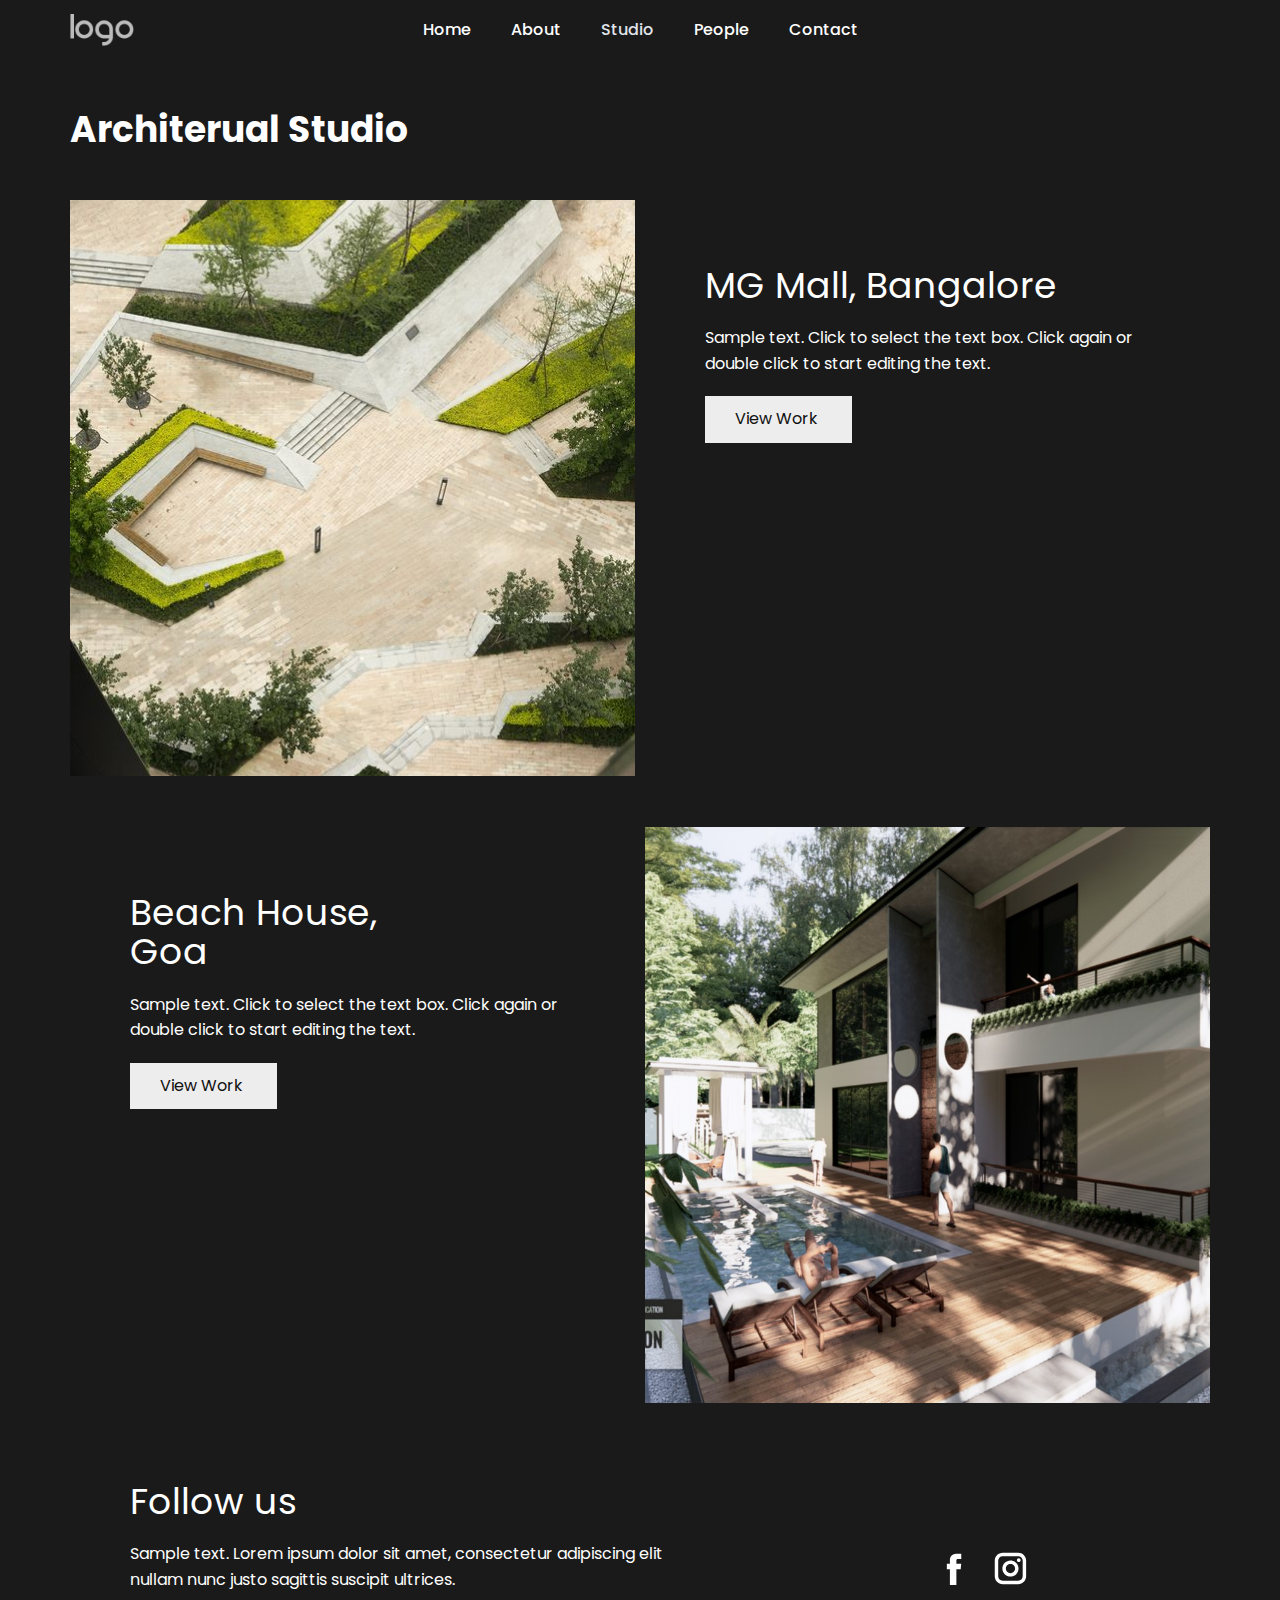
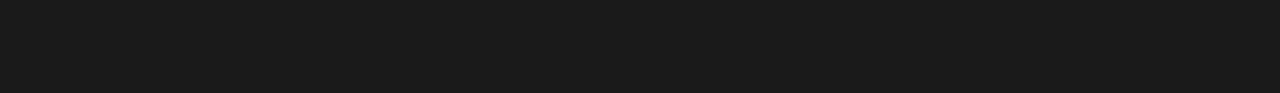
<file: Studio/Landscape/Landscape.html>
<!DOCTYPE html>
<html style="font-size: 16px;">
  <head>
    <meta name="viewport" content="width=device-width, initial-scale=1.0">
    <meta charset="utf-8">
    <meta name="keywords" content="Architerual Studio, ​MG Mall, Bangalore, Beach House,Goa, Follow us">
    <meta name="description" content="">
    <meta name="page_type" content="np-template-header-footer-from-plugin">
    <title>Landscape</title>
    <link rel="stylesheet" href="../../mydesigns.css" media="screen">
<link rel="stylesheet" href="Landscape.css" media="screen">
    <script class="u-script" type="text/javascript" src="../../jquery.js" defer=""></script>
    <script class="u-script" type="text/javascript" src="../../mydesigns.js" defer=""></script>
    <meta name="generator" content="mydesigns 4.2.6, mydesigns.com">
    <link id="u-theme-google-font" rel="stylesheet" href="https://fonts.googleapis.com/css?family=Roboto:100,100i,300,300i,400,400i,500,500i,700,700i,900,900i|Open+Sans:300,300i,400,400i,600,600i,700,700i,800,800i">
    <link id="u-page-google-font" rel="stylesheet" href="https://fonts.googleapis.com/css?family=Poppins:100,100i,200,200i,300,300i,400,400i,500,500i,600,600i,700,700i,800,800i,900,900i|Space+Grotesk:300,400,500,600,700">
    
    
    <script type="application/ld+json">{
		"@context": "http://schema.org",
		"@type": "Organization",
		"name": "",
		"logo": "../../images/default-logo.png",
		"sameAs": [
				"https://facebook.com/name",
				"https://www.instagram.com/ark.designers/",
				"https://facebook.com/name",
				"https://www.instagram.com/ark.designers/"
		]
}</script>
    <meta name="theme-color" content="#478ac9">
    <meta property="og:title" content="Landscape">
    <meta property="og:type" content="website">
  </head>
  <body class="u-body"><header class="u-clearfix u-custom-color-1 u-header u-sticky u-sticky-498a u-header" id="sec-34e9"><div class="u-clearfix u-sheet u-sheet-1">
        <nav class="u-align-center u-menu u-menu-dropdown u-offcanvas u-menu-1">
          <div class="menu-collapse u-custom-font" style="font-size: 1rem; letter-spacing: 0px; font-family: Poppins; font-weight: 500;">
            <a class="u-button-style u-custom-left-right-menu-spacing u-custom-padding-bottom u-custom-text-active-color u-custom-text-color u-custom-text-hover-color u-custom-top-bottom-menu-spacing u-nav-link u-text-active-palette-1-base u-text-hover-palette-2-base u-white" href="#" style="background-image: none;">
              <svg viewBox="0 0 24 24"><use xmlns:xlink="http://www.w3.org/1999/xlink" xlink:href="#menu-hamburger"></use></svg>
              <svg version="1.1" xmlns="http://www.w3.org/2000/svg" xmlns:xlink="http://www.w3.org/1999/xlink"><defs><symbol id="menu-hamburger" viewBox="0 0 16 16" style="width: 16px; height: 16px;"><rect y="1" width="16" height="2"></rect><rect y="7" width="16" height="2"></rect><rect y="13" width="16" height="2"></rect>
</symbol>
</defs></svg>
            </a>
          </div>
          <div class="u-custom-menu u-nav-container">
            <ul class="u-custom-font u-nav u-unstyled u-nav-1"><li class="u-nav-item"><a class="u-button-style u-nav-link u-text-active-palette-5-light-2 u-text-hover-palette-5-light-2" href="../../index.html" style="padding: 10px 20px;">Home</a>
</li><li class="u-nav-item"><a class="u-button-style u-nav-link u-text-active-palette-5-light-2 u-text-hover-palette-5-light-2" href="../../index.html#carousel_29ec" data-page-id="41000442" style="padding: 10px 20px;">About</a>
</li><li class="u-nav-item"><a class="u-button-style u-nav-link u-text-active-palette-5-light-2 u-text-hover-palette-5-light-2" href="../../index.html#carousel_9f8b" data-page-id="41000442" style="padding: 10px 20px;">Studio</a><div class="u-nav-popup"><ul class="u-h-spacing-30 u-nav u-unstyled u-v-spacing-13 u-nav-2"><li class="u-nav-item"><a class="u-button-style u-custom-color-1 u-nav-link u-text-active-palette-5-light-2 u-text-hover-palette-5-light-2" href="../Interiors/Interiors.html">Interiors</a>
</li><li class="u-nav-item"><a class="u-button-style u-custom-color-1 u-nav-link u-text-active-palette-5-light-2 u-text-hover-palette-5-light-2" href="../Furniture/Furniture.html">Furniture</a>
</li><li class="u-nav-item"><a class="u-button-style u-custom-color-1 u-nav-link u-text-active-palette-5-light-2 u-text-hover-palette-5-light-2" href="../Architecture/Architecture.html">Architecture</a>
</li><li class="u-nav-item"><a class="u-button-style u-custom-color-1 u-nav-link u-text-active-palette-5-light-2 u-text-hover-palette-5-light-2" href="Landscape.html">Landscape</a>
</li></ul>
</div>
</li><li class="u-nav-item"><a class="u-button-style u-nav-link u-text-active-palette-5-light-2 u-text-hover-palette-5-light-2" href="../../People.html" style="padding: 10px 20px;">People</a>
</li><li class="u-nav-item"><a class="u-button-style u-nav-link u-text-active-palette-5-light-2 u-text-hover-palette-5-light-2" href="../../index.html#carousel_9e78" data-page-id="41000442" style="padding: 10px 20px;">Contact</a>
</li></ul>
          </div>
          <div class="u-custom-menu u-nav-container-collapse">
            <div class="u-black u-container-style u-inner-container-layout u-sidenav">
              <div class="u-inner-container-layout u-sidenav-overflow">
                <div class="u-menu-close"></div>
                <ul class="u-align-center u-custom-font u-nav u-popupmenu-items u-spacing-15 u-text-active-palette-5-light-2 u-text-hover-palette-5-light-2 u-unstyled u-nav-3"><li class="u-nav-item"><a class="u-button-style u-nav-link" href="../../index.html" style="padding: 10px 20px;">Home</a>
</li><li class="u-nav-item"><a class="u-button-style u-nav-link" href="../../index.html#carousel_29ec" data-page-id="41000442" style="padding: 10px 20px;">About</a>
</li><li class="u-nav-item"><a class="u-button-style u-nav-link" href="../../index.html#carousel_9f8b" data-page-id="41000442" style="padding: 10px 20px;">Studio</a><div class="u-nav-popup"><ul class="u-h-spacing-30 u-nav u-unstyled u-v-spacing-13 u-nav-4"><li class="u-nav-item"><a class="u-button-style u-nav-link" href="../Interiors/Interiors.html">Interiors</a>
</li><li class="u-nav-item"><a class="u-button-style u-nav-link" href="../Furniture/Furniture.html">Furniture</a>
</li><li class="u-nav-item"><a class="u-button-style u-nav-link" href="../Architecture/Architecture.html">Architecture</a>
</li><li class="u-nav-item"><a class="u-button-style u-nav-link" href="Landscape.html">Landscape</a>
</li></ul>
</div>
</li><li class="u-nav-item"><a class="u-button-style u-nav-link" href="../../People.html" style="padding: 10px 20px;">People</a>
</li><li class="u-nav-item"><a class="u-button-style u-nav-link" href="../../index.html#carousel_9e78" data-page-id="41000442" style="padding: 10px 20px;">Contact</a>
</li></ul>
                <div class="u-social-icons u-spacing-10 u-social-icons-1">
                  <a class="u-social-url" title="facebook" target="_blank" href="https://facebook.com/name"><span class="u-icon u-social-facebook u-social-icon u-icon-1"><svg class="u-svg-link" preserveAspectRatio="xMidYMin slice" viewBox="0 0 112 112" style=""><use xmlns:xlink="http://www.w3.org/1999/xlink" xlink:href="#svg-1af4"></use></svg><svg class="u-svg-content" viewBox="0 0 112 112" x="0" y="0" id="svg-1af4"><path fill="currentColor" d="M75.5,28.8H65.4c-1.5,0-4,0.9-4,4.3v9.4h13.9l-1.5,15.8H61.4v45.1H42.8V58.3h-8.8V42.4h8.8V32.2
c0-7.4,3.4-18.8,18.8-18.8h13.8v15.4H75.5z"></path></svg></span>
                  </a>
                  <a class="u-social-url" title="instagram" target="_blank" href="https://www.instagram.com/ark.designers/"><span class="u-icon u-social-icon u-social-instagram u-icon-2"><svg class="u-svg-link" preserveAspectRatio="xMidYMin slice" viewBox="0 0 112 112" style=""><use xmlns:xlink="http://www.w3.org/1999/xlink" xlink:href="#svg-7653"></use></svg><svg class="u-svg-content" viewBox="0 0 112 112" x="0" y="0" id="svg-7653"><path fill="currentColor" d="M55.9,32.9c-12.8,0-23.2,10.4-23.2,23.2s10.4,23.2,23.2,23.2s23.2-10.4,23.2-23.2S68.7,32.9,55.9,32.9z
	 M55.9,69.4c-7.4,0-13.3-6-13.3-13.3c-0.1-7.4,6-13.3,13.3-13.3s13.3,6,13.3,13.3C69.3,63.5,63.3,69.4,55.9,69.4z"></path><path fill="#FFFFFF" d="M79.7,26.8c-3,0-5.4,2.5-5.4,5.4s2.5,5.4,5.4,5.4c3,0,5.4-2.5,5.4-5.4S82.7,26.8,79.7,26.8z"></path><path fill="currentColor" d="M78.2,11H33.5C21,11,10.8,21.3,10.8,33.7v44.7c0,12.6,10.2,22.8,22.7,22.8h44.7c12.6,0,22.7-10.2,22.7-22.7
	V33.7C100.8,21.1,90.6,11,78.2,11z M91,78.4c0,7.1-5.8,12.8-12.8,12.8H33.5c-7.1,0-12.8-5.8-12.8-12.8V33.7
	c0-7.1,5.8-12.8,12.8-12.8h44.7c7.1,0,12.8,5.8,12.8,12.8V78.4z"></path></svg></span>
                  </a>
                </div>
              </div>
            </div>
            <div class="u-black u-menu-overlay u-opacity u-opacity-70"></div>
          </div>
        </nav>
        <a href="../../index.html" data-page-id="41000442" class="u-image u-logo u-image-1" title="Logo">
          <img src="../../images/default-logo.png" class="u-logo-image u-logo-image-1">
        </a>
      </div></header> 
    <section class="u-clearfix u-custom-color-1 u-section-1" id="sec-24b6">
      <div class="u-clearfix u-sheet u-sheet-1">
        <h1 class="u-custom-font u-text u-text-default u-text-1">Architerual Studio</h1>
        <div class="u-clearfix u-expanded-width u-gutter-10 u-layout-wrap u-layout-wrap-1">
          <div class="u-layout">
            <div class="u-layout-col">
              <div class="u-size-60">
                <div class="u-layout-row">
                  <div class="u-align-center u-container-style u-image u-layout-cell u-left-cell u-size-30 u-image-1" src="" data-image-width="564" data-image-height="846">
                    <div class="u-container-layout u-valign-top u-container-layout-1"></div>
                  </div>
                  <div class="u-align-left u-container-style u-layout-cell u-right-cell u-size-30 u-layout-cell-2">
                    <div class="u-container-layout u-container-layout-2">
                      <h2 class="u-custom-font u-text u-text-2"> MG Mall, Bangalore</h2>
                      <p class="u-custom-font u-text u-text-3">Sample text. Click to select the text box. Click again or double click to start editing the text.</p>
                      <a href="" class="u-border-none u-btn u-btn-rectangle u-button-style u-custom-color-2 u-custom-font u-btn-1">View Work&nbsp;<span class="u-icon"></span>
                      </a>
                    </div>
                  </div>
                </div>
              </div>
            </div>
          </div>
        </div>
        <div class="u-clearfix u-expanded-width u-gutter-10 u-layout-wrap u-layout-wrap-2">
          <div class="u-layout">
            <div class="u-layout-col">
              <div class="u-size-60">
                <div class="u-layout-row">
                  <div class="u-align-left u-container-style u-layout-cell u-right-cell u-size-30 u-layout-cell-3">
                    <div class="u-container-layout u-container-layout-3">
                      <h2 class="u-custom-font u-text u-text-4">Beach House,<br>Goa
                      </h2>
                      <p class="u-custom-font u-text u-text-5">Sample text. Click to select the text box. Click again or double click to start editing the text.</p>
                      <a href="" class="u-border-none u-btn u-btn-rectangle u-button-style u-custom-color-2 u-custom-font u-btn-2">View Work&nbsp;<span class="u-icon"></span>
                      </a>
                    </div>
                  </div>
                  <div class="u-align-center u-container-style u-image u-layout-cell u-left-cell u-size-30 u-image-2" src="" data-image-width="1344" data-image-height="896">
                    <div class="u-container-layout u-valign-top u-container-layout-4"></div>
                  </div>
                </div>
              </div>
            </div>
          </div>
        </div>
      </div>
    </section>
    
    
    <footer class="u-align-center u-clearfix u-custom-color-1 u-footer u-footer" id="sec-9e8f"><div class="u-align-left u-clearfix u-sheet u-sheet-1">
        <div class="u-clearfix u-expanded-width u-layout-wrap u-layout-wrap-1">
          <div class="u-layout">
            <div class="u-layout-row">
              <div class="u-align-left u-container-style u-layout-cell u-left-cell u-size-32-md u-size-32-sm u-size-32-xs u-size-36-lg u-size-36-xl u-layout-cell-1">
                <div class="u-container-layout u-container-layout-1">
                  <h2 class="u-custom-font u-text u-text-default u-text-1">Follow us</h2>
                  <p class="u-custom-font u-text u-text-2">Sample text. Lorem ipsum dolor sit amet, consectetur adipiscing elit nullam nunc justo sagittis suscipit ultrices.</p>
                </div>
              </div>
              <div class="u-align-left-sm u-align-left-xs u-align-right-lg u-align-right-md u-align-right-xl u-container-style u-layout-cell u-right-cell u-size-24-lg u-size-24-xl u-size-28-md u-size-28-sm u-size-28-xs u-layout-cell-2">
                <div class="u-container-layout u-valign-middle-xl u-container-layout-2">
                  <div class="u-align-center-lg u-align-center-md u-align-center-sm u-align-center-xs u-social-icons u-spacing-17 u-social-icons-1">
                    <a class="u-social-url" title="facebook" target="_blank" href="https://facebook.com/name"><span class="u-icon u-social-facebook u-social-icon u-text-white"><svg class="u-svg-link" preserveAspectRatio="xMidYMin slice" viewBox="0 0 112 112" style=""><use xmlns:xlink="http://www.w3.org/1999/xlink" xlink:href="#svg-2e4f"></use></svg><svg class="u-svg-content" viewBox="0 0 112 112" x="0" y="0" id="svg-2e4f"><path fill="currentColor" d="M75.5,28.8H65.4c-1.5,0-4,0.9-4,4.3v9.4h13.9l-1.5,15.8H61.4v45.1H42.8V58.3h-8.8V42.4h8.8V32.2
c0-7.4,3.4-18.8,18.8-18.8h13.8v15.4H75.5z"></path></svg></span>
                    </a>
                    <a class="u-social-url" title="instagram" target="_blank" href="https://www.instagram.com/ark.designers/"><span class="u-icon u-social-icon u-social-instagram u-text-white"><svg class="u-svg-link" preserveAspectRatio="xMidYMin slice" viewBox="0 0 112 112" style=""><use xmlns:xlink="http://www.w3.org/1999/xlink" xlink:href="#svg-9d85"></use></svg><svg class="u-svg-content" viewBox="0 0 112 112" x="0" y="0" id="svg-9d85"><path fill="currentColor" d="M55.9,32.9c-12.8,0-23.2,10.4-23.2,23.2s10.4,23.2,23.2,23.2s23.2-10.4,23.2-23.2S68.7,32.9,55.9,32.9z
	 M55.9,69.4c-7.4,0-13.3-6-13.3-13.3c-0.1-7.4,6-13.3,13.3-13.3s13.3,6,13.3,13.3C69.3,63.5,63.3,69.4,55.9,69.4z"></path><path fill="#FFFFFF" d="M79.7,26.8c-3,0-5.4,2.5-5.4,5.4s2.5,5.4,5.4,5.4c3,0,5.4-2.5,5.4-5.4S82.7,26.8,79.7,26.8z"></path><path fill="currentColor" d="M78.2,11H33.5C21,11,10.8,21.3,10.8,33.7v44.7c0,12.6,10.2,22.8,22.7,22.8h44.7c12.6,0,22.7-10.2,22.7-22.7
	V33.7C100.8,21.1,90.6,11,78.2,11z M91,78.4c0,7.1-5.8,12.8-12.8,12.8H33.5c-7.1,0-12.8-5.8-12.8-12.8V33.7
	c0-7.1,5.8-12.8,12.8-12.8h44.7c7.1,0,12.8,5.8,12.8,12.8V78.4z"></path></svg></span>
                    </a>
                  </div>
                </div>
              </div>
            </div>
          </div>
        </div>
      </div></footer>
    
  </body>
</html>
</file>
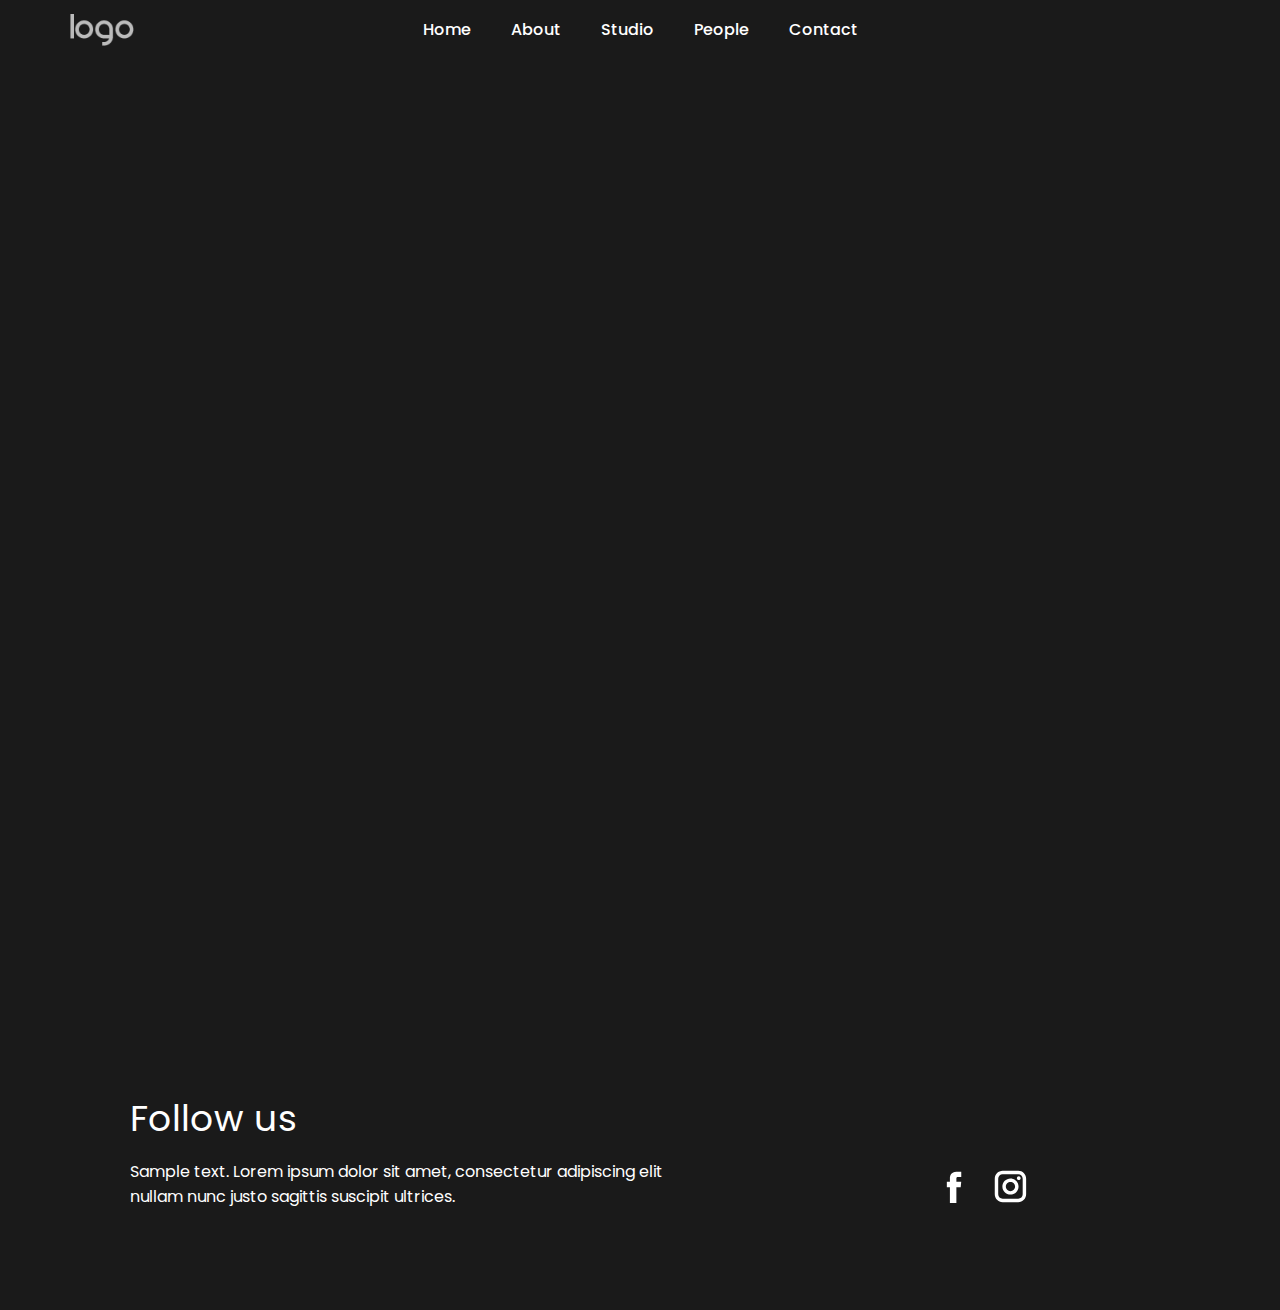
<file: Studio/Interiors/Northen-Sky/Page-1.html>
<!DOCTYPE html>
<html style="font-size: 16px;">
  <head>
    <meta name="viewport" content="width=device-width, initial-scale=1.0">
    <meta charset="utf-8">
    <meta name="keywords" content="Follow us">
    <meta name="description" content="">
    <meta name="page_type" content="np-template-header-footer-from-plugin">
    <title>Page 1</title>
    <link rel="stylesheet" href="../../../mydesigns.css" media="screen">
<link rel="stylesheet" href="Page-1.css" media="screen">
    <script class="u-script" type="text/javascript" src="../../../jquery.js" defer=""></script>
    <script class="u-script" type="text/javascript" src="../../../mydesigns.js" defer=""></script>
    <meta name="generator" content="mydesigns 4.2.6, mydesigns.com">
    <link id="u-theme-google-font" rel="stylesheet" href="https://fonts.googleapis.com/css?family=Roboto:100,100i,300,300i,400,400i,500,500i,700,700i,900,900i|Open+Sans:300,300i,400,400i,600,600i,700,700i,800,800i">
    <link id="u-page-google-font" rel="stylesheet" href="https://fonts.googleapis.com/css?family=Poppins:100,100i,200,200i,300,300i,400,400i,500,500i,600,600i,700,700i,800,800i,900,900i|Space+Grotesk:300,400,500,600,700">
    
    
    
    <script type="application/ld+json">{
		"@context": "http://schema.org",
		"@type": "Organization",
		"name": "",
		"logo": "../../../images/default-logo.png",
		"sameAs": [
				"https://facebook.com/name",
				"https://www.instagram.com/ark.designers/",
				"https://facebook.com/name",
				"https://www.instagram.com/ark.designers/"
		]
}</script>
    <meta name="theme-color" content="#478ac9">
    <meta property="og:title" content="Page 1">
    <meta property="og:type" content="website">
  </head>
  <body class="u-body"><header class="u-clearfix u-custom-color-1 u-header u-sticky u-sticky-498a u-header" id="sec-34e9"><div class="u-clearfix u-sheet u-sheet-1">
        <nav class="u-align-center u-menu u-menu-dropdown u-offcanvas u-menu-1">
          <div class="menu-collapse u-custom-font" style="font-size: 1rem; letter-spacing: 0px; font-family: Poppins; font-weight: 500;">
            <a class="u-button-style u-custom-left-right-menu-spacing u-custom-padding-bottom u-custom-text-active-color u-custom-text-color u-custom-text-hover-color u-custom-top-bottom-menu-spacing u-nav-link u-text-active-palette-1-base u-text-hover-palette-2-base u-white" href="#" style="background-image: none;">
              <svg viewBox="0 0 24 24"><use xmlns:xlink="http://www.w3.org/1999/xlink" xlink:href="#menu-hamburger"></use></svg>
              <svg version="1.1" xmlns="http://www.w3.org/2000/svg" xmlns:xlink="http://www.w3.org/1999/xlink"><defs><symbol id="menu-hamburger" viewBox="0 0 16 16" style="width: 16px; height: 16px;"><rect y="1" width="16" height="2"></rect><rect y="7" width="16" height="2"></rect><rect y="13" width="16" height="2"></rect>
</symbol>
</defs></svg>
            </a>
          </div>
          <div class="u-custom-menu u-nav-container">
            <ul class="u-custom-font u-nav u-unstyled u-nav-1"><li class="u-nav-item"><a class="u-button-style u-nav-link u-text-active-palette-5-light-2 u-text-hover-palette-5-light-2" href="../../../index.html" style="padding: 10px 20px;">Home</a>
</li><li class="u-nav-item"><a class="u-button-style u-nav-link u-text-active-palette-5-light-2 u-text-hover-palette-5-light-2" href="../../../index.html#carousel_29ec" data-page-id="41000442" style="padding: 10px 20px;">About</a>
</li><li class="u-nav-item"><a class="u-button-style u-nav-link u-text-active-palette-5-light-2 u-text-hover-palette-5-light-2" href="../../../index.html#carousel_9f8b" data-page-id="41000442" style="padding: 10px 20px;">Studio</a><div class="u-nav-popup"><ul class="u-h-spacing-30 u-nav u-unstyled u-v-spacing-13 u-nav-2"><li class="u-nav-item"><a class="u-button-style u-custom-color-1 u-nav-link u-text-active-palette-5-light-2 u-text-hover-palette-5-light-2" href="../Interiors.html">Interiors</a>
</li><li class="u-nav-item"><a class="u-button-style u-custom-color-1 u-nav-link u-text-active-palette-5-light-2 u-text-hover-palette-5-light-2" href="../../Furniture/Furniture.html">Furniture</a>
</li><li class="u-nav-item"><a class="u-button-style u-custom-color-1 u-nav-link u-text-active-palette-5-light-2 u-text-hover-palette-5-light-2" href="../../Architecture/Architecture.html">Architecture</a>
</li><li class="u-nav-item"><a class="u-button-style u-custom-color-1 u-nav-link u-text-active-palette-5-light-2 u-text-hover-palette-5-light-2" href="../../Landscape/Landscape.html">Landscape</a>
</li></ul>
</div>
</li><li class="u-nav-item"><a class="u-button-style u-nav-link u-text-active-palette-5-light-2 u-text-hover-palette-5-light-2" href="../../../People.html" style="padding: 10px 20px;">People</a>
</li><li class="u-nav-item"><a class="u-button-style u-nav-link u-text-active-palette-5-light-2 u-text-hover-palette-5-light-2" href="../../../index.html#carousel_9e78" data-page-id="41000442" style="padding: 10px 20px;">Contact</a>
</li></ul>
          </div>
          <div class="u-custom-menu u-nav-container-collapse">
            <div class="u-black u-container-style u-inner-container-layout u-sidenav">
              <div class="u-inner-container-layout u-sidenav-overflow">
                <div class="u-menu-close"></div>
                <ul class="u-align-center u-custom-font u-nav u-popupmenu-items u-spacing-15 u-text-active-palette-5-light-2 u-text-hover-palette-5-light-2 u-unstyled u-nav-3"><li class="u-nav-item"><a class="u-button-style u-nav-link" href="../../../index.html" style="padding: 10px 20px;">Home</a>
</li><li class="u-nav-item"><a class="u-button-style u-nav-link" href="../../../index.html#carousel_29ec" data-page-id="41000442" style="padding: 10px 20px;">About</a>
</li><li class="u-nav-item"><a class="u-button-style u-nav-link" href="../../../index.html#carousel_9f8b" data-page-id="41000442" style="padding: 10px 20px;">Studio</a><div class="u-nav-popup"><ul class="u-h-spacing-30 u-nav u-unstyled u-v-spacing-13 u-nav-4"><li class="u-nav-item"><a class="u-button-style u-nav-link" href="../Interiors.html">Interiors</a>
</li><li class="u-nav-item"><a class="u-button-style u-nav-link" href="../../Furniture/Furniture.html">Furniture</a>
</li><li class="u-nav-item"><a class="u-button-style u-nav-link" href="../../Architecture/Architecture.html">Architecture</a>
</li><li class="u-nav-item"><a class="u-button-style u-nav-link" href="../../Landscape/Landscape.html">Landscape</a>
</li></ul>
</div>
</li><li class="u-nav-item"><a class="u-button-style u-nav-link" href="../../../People.html" style="padding: 10px 20px;">People</a>
</li><li class="u-nav-item"><a class="u-button-style u-nav-link" href="../../../index.html#carousel_9e78" data-page-id="41000442" style="padding: 10px 20px;">Contact</a>
</li></ul>
                <div class="u-social-icons u-spacing-10 u-social-icons-1">
                  <a class="u-social-url" title="facebook" target="_blank" href="https://facebook.com/name"><span class="u-icon u-social-facebook u-social-icon u-icon-1"><svg class="u-svg-link" preserveAspectRatio="xMidYMin slice" viewBox="0 0 112 112" style=""><use xmlns:xlink="http://www.w3.org/1999/xlink" xlink:href="#svg-1af4"></use></svg><svg class="u-svg-content" viewBox="0 0 112 112" x="0" y="0" id="svg-1af4"><path fill="currentColor" d="M75.5,28.8H65.4c-1.5,0-4,0.9-4,4.3v9.4h13.9l-1.5,15.8H61.4v45.1H42.8V58.3h-8.8V42.4h8.8V32.2
c0-7.4,3.4-18.8,18.8-18.8h13.8v15.4H75.5z"></path></svg></span>
                  </a>
                  <a class="u-social-url" title="instagram" target="_blank" href="https://www.instagram.com/ark.designers/"><span class="u-icon u-social-icon u-social-instagram u-icon-2"><svg class="u-svg-link" preserveAspectRatio="xMidYMin slice" viewBox="0 0 112 112" style=""><use xmlns:xlink="http://www.w3.org/1999/xlink" xlink:href="#svg-7653"></use></svg><svg class="u-svg-content" viewBox="0 0 112 112" x="0" y="0" id="svg-7653"><path fill="currentColor" d="M55.9,32.9c-12.8,0-23.2,10.4-23.2,23.2s10.4,23.2,23.2,23.2s23.2-10.4,23.2-23.2S68.7,32.9,55.9,32.9z
	 M55.9,69.4c-7.4,0-13.3-6-13.3-13.3c-0.1-7.4,6-13.3,13.3-13.3s13.3,6,13.3,13.3C69.3,63.5,63.3,69.4,55.9,69.4z"></path><path fill="#FFFFFF" d="M79.7,26.8c-3,0-5.4,2.5-5.4,5.4s2.5,5.4,5.4,5.4c3,0,5.4-2.5,5.4-5.4S82.7,26.8,79.7,26.8z"></path><path fill="currentColor" d="M78.2,11H33.5C21,11,10.8,21.3,10.8,33.7v44.7c0,12.6,10.2,22.8,22.7,22.8h44.7c12.6,0,22.7-10.2,22.7-22.7
	V33.7C100.8,21.1,90.6,11,78.2,11z M91,78.4c0,7.1-5.8,12.8-12.8,12.8H33.5c-7.1,0-12.8-5.8-12.8-12.8V33.7
	c0-7.1,5.8-12.8,12.8-12.8h44.7c7.1,0,12.8,5.8,12.8,12.8V78.4z"></path></svg></span>
                  </a>
                </div>
              </div>
            </div>
            <div class="u-black u-menu-overlay u-opacity u-opacity-70"></div>
          </div>
        </nav>
        <a href="../../../index.html" data-page-id="41000442" class="u-image u-logo u-image-1" title="Logo">
          <img src="../../../images/default-logo.png" class="u-logo-image u-logo-image-1">
        </a>
      </div></header>
    <section class="u-clearfix u-custom-color-1 u-section-1" id="sec-f025">
      <div class="u-clearfix u-sheet u-sheet-1"></div>
    </section>
    <section class="u-clearfix u-custom-color-1 u-section-2" id="sec-23ec">
      <div class="u-clearfix u-sheet u-sheet-1"></div>
    </section>
    
    
    <footer class="u-align-center u-clearfix u-custom-color-1 u-footer u-footer" id="sec-9e8f"><div class="u-align-left u-clearfix u-sheet u-sheet-1">
        <div class="u-clearfix u-expanded-width u-layout-wrap u-layout-wrap-1">
          <div class="u-layout">
            <div class="u-layout-row">
              <div class="u-align-left u-container-style u-layout-cell u-left-cell u-size-32-md u-size-32-sm u-size-32-xs u-size-36-lg u-size-36-xl u-layout-cell-1">
                <div class="u-container-layout u-container-layout-1">
                  <h2 class="u-custom-font u-text u-text-default u-text-1">Follow us</h2>
                  <p class="u-custom-font u-text u-text-2">Sample text. Lorem ipsum dolor sit amet, consectetur adipiscing elit nullam nunc justo sagittis suscipit ultrices.</p>
                </div>
              </div>
              <div class="u-align-left-sm u-align-left-xs u-align-right-lg u-align-right-md u-align-right-xl u-container-style u-layout-cell u-right-cell u-size-24-lg u-size-24-xl u-size-28-md u-size-28-sm u-size-28-xs u-layout-cell-2">
                <div class="u-container-layout u-valign-middle-xl u-container-layout-2">
                  <div class="u-align-center-lg u-align-center-md u-align-center-sm u-align-center-xs u-social-icons u-spacing-17 u-social-icons-1">
                    <a class="u-social-url" title="facebook" target="_blank" href="https://facebook.com/name"><span class="u-icon u-social-facebook u-social-icon u-text-white"><svg class="u-svg-link" preserveAspectRatio="xMidYMin slice" viewBox="0 0 112 112" style=""><use xmlns:xlink="http://www.w3.org/1999/xlink" xlink:href="#svg-2e4f"></use></svg><svg class="u-svg-content" viewBox="0 0 112 112" x="0" y="0" id="svg-2e4f"><path fill="currentColor" d="M75.5,28.8H65.4c-1.5,0-4,0.9-4,4.3v9.4h13.9l-1.5,15.8H61.4v45.1H42.8V58.3h-8.8V42.4h8.8V32.2
c0-7.4,3.4-18.8,18.8-18.8h13.8v15.4H75.5z"></path></svg></span>
                    </a>
                    <a class="u-social-url" title="instagram" target="_blank" href="https://www.instagram.com/ark.designers/"><span class="u-icon u-social-icon u-social-instagram u-text-white"><svg class="u-svg-link" preserveAspectRatio="xMidYMin slice" viewBox="0 0 112 112" style=""><use xmlns:xlink="http://www.w3.org/1999/xlink" xlink:href="#svg-9d85"></use></svg><svg class="u-svg-content" viewBox="0 0 112 112" x="0" y="0" id="svg-9d85"><path fill="currentColor" d="M55.9,32.9c-12.8,0-23.2,10.4-23.2,23.2s10.4,23.2,23.2,23.2s23.2-10.4,23.2-23.2S68.7,32.9,55.9,32.9z
	 M55.9,69.4c-7.4,0-13.3-6-13.3-13.3c-0.1-7.4,6-13.3,13.3-13.3s13.3,6,13.3,13.3C69.3,63.5,63.3,69.4,55.9,69.4z"></path><path fill="#FFFFFF" d="M79.7,26.8c-3,0-5.4,2.5-5.4,5.4s2.5,5.4,5.4,5.4c3,0,5.4-2.5,5.4-5.4S82.7,26.8,79.7,26.8z"></path><path fill="currentColor" d="M78.2,11H33.5C21,11,10.8,21.3,10.8,33.7v44.7c0,12.6,10.2,22.8,22.7,22.8h44.7c12.6,0,22.7-10.2,22.7-22.7
	V33.7C100.8,21.1,90.6,11,78.2,11z M91,78.4c0,7.1-5.8,12.8-12.8,12.8H33.5c-7.1,0-12.8-5.8-12.8-12.8V33.7
	c0-7.1,5.8-12.8,12.8-12.8h44.7c7.1,0,12.8,5.8,12.8,12.8V78.4z"></path></svg></span>
                    </a>
                  </div>
                </div>
              </div>
            </div>
          </div>
        </div>
      </div></footer>
   
  </body>
</html>
</file>
